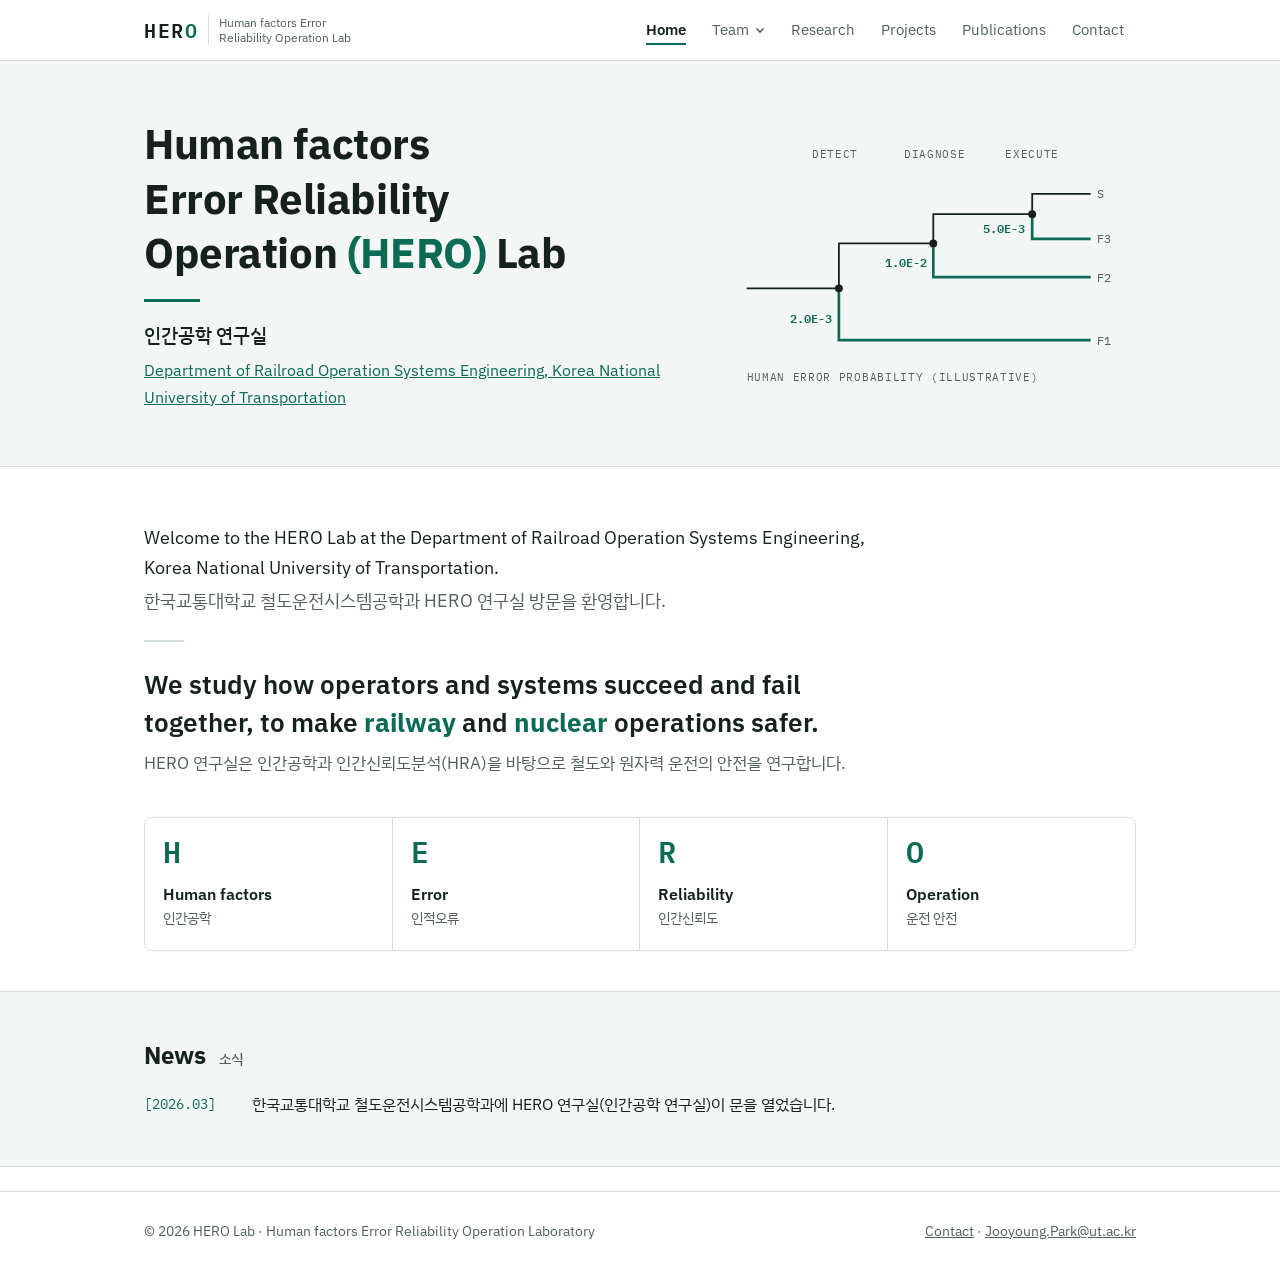
<file: index.html>
<!DOCTYPE html>
<html lang="en">
<head>
<meta charset="utf-8">
<meta name="viewport" content="width=device-width, initial-scale=1">
<title>HERO Lab</title>
<meta name="description" content="HERO Lab (Human factors Error Reliability Operation Laboratory), Korea National University of Transportation: human reliability analysis, human factors and operational safety for railway and nuclear systems.">
<link rel="preconnect" href="https://fonts.googleapis.com"><link rel="preconnect" href="https://fonts.gstatic.com" crossorigin><link href="https://fonts.googleapis.com/css2?family=IBM+Plex+Mono:wght@400;600&family=IBM+Plex+Sans:wght@400;500;600;700&family=IBM+Plex+Sans+KR:wght@400;500;600;700&display=swap" rel="stylesheet">
<link rel="stylesheet" href="assets/style.css">
</head>
<body>
<a class="skip" href="#main">Skip to content</a>
<header class="topbar">
  <div class="wrap">
    <a class="brand" href="index.html" aria-label="HERO Lab home">
      <span class="brand-mark">HER<i>O</i></span>
      <span class="brand-sub">Human factors Error<br>Reliability Operation Lab</span>
    </a>
    <button class="nav-toggle" type="button" aria-expanded="false" aria-controls="site-nav"><span class="bars" aria-hidden="true"></span>Menu</button>
    <nav class="menu" id="site-nav" aria-label="Main">
      <ul>
        <li><a href="index.html" aria-current="page">Home</a></li>
        <li class="has-sub">
          <button class="sub-toggle" type="button" aria-expanded="false" aria-controls="sub-team"><span class="lbl">Team</span><svg class="chev" viewBox="0 0 10 10" aria-hidden="true"><path d="M1.5 3.5 5 7l3.5-3.5" fill="none" stroke="currentColor" stroke-width="1.6"/></svg></button>
          <ul class="sub" id="sub-team">
            <li><a href="professor.html">Professor</a></li>
            <li><a href="members.html">Members</a></li>
          </ul>
        </li>
        <li><a href="research.html">Research</a></li>
        <li><a href="projects.html">Projects</a></li>
        <li><a href="publications.html">Publications</a></li>
        <li><a href="contact.html">Contact</a></li>
      </ul>
    </nav>
  </div>
</header>
<main id="main">
<section class="banner">
  <div class="wrap">
    <div>
      <h1>Human factors Error Reliability Operation <span class="abbr">(HERO)</span> Lab</h1>
      <hr class="banner-rule">
      <p class="banner-ko" lang="ko">인간공학 연구실</p>
      <p class="banner-sub"><a href="https://www.ut.ac.kr">Department of Railroad Operation Systems Engineering, Korea National University of Transportation</a></p>
    </div>
    <svg class="banner-art" viewBox="0 0 360 220" role="img" aria-label="Illustration: an HRA event tree with detection, diagnosis and execution branches">
  <text class="et-head" x="72" y="16">DETECT</text>
  <text class="et-head" x="154" y="16">DIAGNOSE</text>
  <text class="et-head" x="244" y="16">EXECUTE</text>
  <path class="et-line" d="M14 132 H96 L96 92 H180 L180 66 H268 L268 48 H320"/>
  <path class="et-fail" d="M96 132 L96 178 H320"/>
  <path class="et-fail" d="M180 92 L180 122 H320"/>
  <path class="et-fail" d="M268 66 L268 88 H320"/>
  <circle cx="96" cy="132" r="3.5" fill="var(--ink)"/>
  <circle cx="180" cy="92" r="3.5" fill="var(--ink)"/>
  <circle cx="268" cy="66" r="3.5" fill="var(--ink)"/>
  <text class="et-txt" x="326" y="52">S</text>
  <text class="et-txt" x="326" y="92">F3</text>
  <text class="et-txt" x="326" y="126">F2</text>
  <text class="et-txt" x="326" y="182">F1</text>
  <text class="et-hep" x="262" y="83" text-anchor="end">5.0E-3</text>
  <text class="et-hep" x="174" y="113" text-anchor="end">1.0E-2</text>
  <text class="et-hep" x="90" y="163" text-anchor="end">2.0E-3</text>
  <text class="et-head" x="14" y="214">HUMAN ERROR PROBABILITY (ILLUSTRATIVE)</text>
</svg>
  </div>
</section>

<section class="intro">
  <div class="wrap">
    <div class="lead">
      <p class="lead-welcome">Welcome to the HERO Lab at the Department of Railroad Operation Systems Engineering, Korea National University of Transportation.</p>
      <p class="lead-welcome" lang="ko">한국교통대학교 철도운전시스템공학과 HERO 연구실 방문을 환영합니다.</p>
      <hr class="lead-rule">
      <p class="lead-main">We study how operators and systems succeed and fail together, to make <b>railway</b> and <b>nuclear</b> operations safer.</p>
      <p class="lead-main-ko" lang="ko">HERO 연구실은 인간공학과 인간신뢰도분석(HRA)을 바탕으로 철도와 원자력 운전의 안전을 연구합니다.</p>
    </div>
    <ul class="hero-strip" aria-label="What HERO stands for">
      <li><span class="letter">H</span><span class="word">Human factors</span><span class="word-ko" lang="ko">인간공학</span></li>
      <li><span class="letter">E</span><span class="word">Error</span><span class="word-ko" lang="ko">인적오류</span></li>
      <li><span class="letter">R</span><span class="word">Reliability</span><span class="word-ko" lang="ko">인간신뢰도</span></li>
      <li><span class="letter">O</span><span class="word">Operation</span><span class="word-ko" lang="ko">운전 안전</span></li>
    </ul>
  </div>
</section>

<section id="news" class="band">
  <div class="wrap section">
    <div class="sec-head"><h2>News <span class="ko" lang="ko">소식</span></h2></div>
    <ul class="news" lang="ko">
      <li><span class="date">[2026.03]</span><span>한국교통대학교 철도운전시스템공학과에 HERO 연구실(인간공학 연구실)이 문을 열었습니다.</span></li>
    </ul>
  </div>
</section>
</main>
<footer class="footer">
  <div class="wrap">
    <span>&copy; 2026 HERO Lab &middot; Human factors Error Reliability Operation Laboratory</span>
    <span><a href="contact.html">Contact</a> &middot; <a href="mailto:Jooyoung.Park@ut.ac.kr">Jooyoung.Park@ut.ac.kr</a></span>
  </div>
</footer>
<script src="assets/site.js"></script>
</body>
</html>
</file>
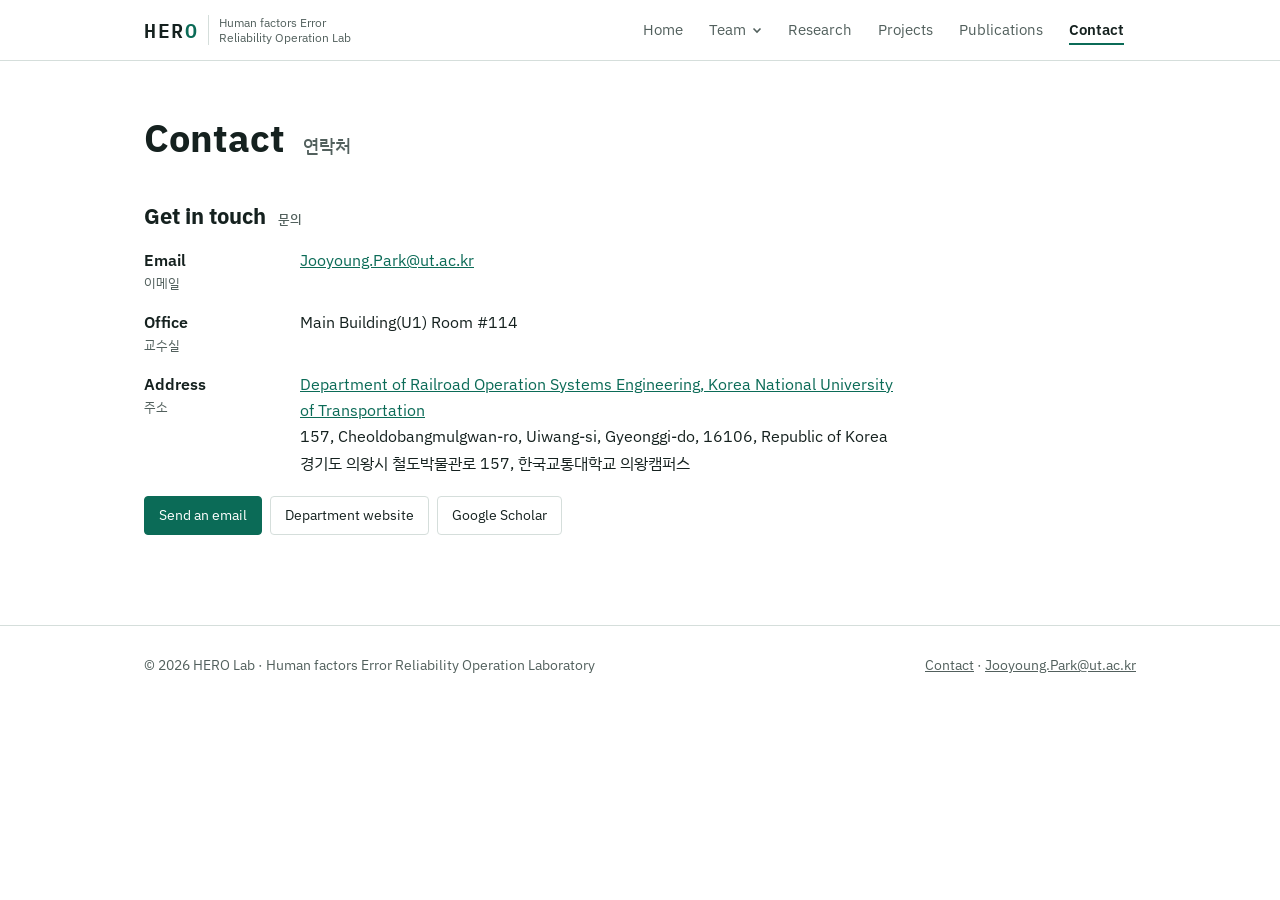
<file: contact.html>
<!DOCTYPE html>
<html lang="en">
<head>
<meta charset="utf-8">
<meta name="viewport" content="width=device-width, initial-scale=1">
<title>Contact · HERO Lab</title>
<meta name="description" content="HERO Lab (Human factors Error Reliability Operation Laboratory), Korea National University of Transportation: human reliability analysis, human factors and operational safety for railway and nuclear systems.">
<link rel="preconnect" href="https://fonts.googleapis.com"><link rel="preconnect" href="https://fonts.gstatic.com" crossorigin><link href="https://fonts.googleapis.com/css2?family=IBM+Plex+Mono:wght@400;600&family=IBM+Plex+Sans:wght@400;500;600;700&family=IBM+Plex+Sans+KR:wght@400;500;600;700&display=swap" rel="stylesheet">
<link rel="stylesheet" href="assets/style.css">
</head>
<body>
<a class="skip" href="#main">Skip to content</a>
<header class="topbar">
  <div class="wrap">
    <a class="brand" href="index.html" aria-label="HERO Lab home">
      <span class="brand-mark">HER<i>O</i></span>
      <span class="brand-sub">Human factors Error<br>Reliability Operation Lab</span>
    </a>
    <button class="nav-toggle" type="button" aria-expanded="false" aria-controls="site-nav"><span class="bars" aria-hidden="true"></span>Menu</button>
    <nav class="menu" id="site-nav" aria-label="Main">
      <ul>
        <li><a href="index.html">Home</a></li>
        <li class="has-sub">
          <button class="sub-toggle" type="button" aria-expanded="false" aria-controls="sub-team"><span class="lbl">Team</span><svg class="chev" viewBox="0 0 10 10" aria-hidden="true"><path d="M1.5 3.5 5 7l3.5-3.5" fill="none" stroke="currentColor" stroke-width="1.6"/></svg></button>
          <ul class="sub" id="sub-team">
            <li><a href="professor.html">Professor</a></li>
            <li><a href="members.html">Members</a></li>
          </ul>
        </li>
        <li><a href="research.html">Research</a></li>
        <li><a href="projects.html">Projects</a></li>
        <li><a href="publications.html">Publications</a></li>
        <li><a href="contact.html" aria-current="page">Contact</a></li>
      </ul>
    </nav>
  </div>
</header>
<main id="main">
<section class="page-head"><div class="wrap"><h1>Contact <span class="ko" lang="ko">연락처</span></h1></div></section>
<div class="wrap">
  <section class="block">
    <h2>Get in touch <span class="ko" lang="ko">문의</span></h2>
    <dl class="dl">
      <dt>Email <span class="ko" lang="ko">이메일</span></dt><dd><a href="mailto:Jooyoung.Park@ut.ac.kr">Jooyoung.Park@ut.ac.kr</a></dd>
      <dt>Office <span class="ko" lang="ko">교수실</span></dt><dd>Main Building(U1) Room #114</dd>
      <dt>Address <span class="ko" lang="ko">주소</span></dt><dd><a href="https://www.ut.ac.kr">Department of Railroad Operation Systems Engineering, Korea National University of Transportation</a><br>157, Cheoldobangmulgwan-ro, Uiwang-si, Gyeonggi-do, 16106, Republic of Korea<br><span lang="ko">경기도 의왕시 철도박물관로 157, 한국교통대학교 의왕캠퍼스</span></dd>
    </dl>
    <div class="links">
      <a class="btn primary" href="mailto:Jooyoung.Park@ut.ac.kr">Send an email</a>
      <a class="btn" href="https://www.ut.ac.kr">Department website</a>
      <a class="btn" href="https://scholar.google.com/citations?user=gR12mpUAAAAJ&amp;hl=ko">Google Scholar</a>
    </div>
  </section>
</div>
</main>
<footer class="footer">
  <div class="wrap">
    <span>&copy; 2026 HERO Lab &middot; Human factors Error Reliability Operation Laboratory</span>
    <span><a href="contact.html">Contact</a> &middot; <a href="mailto:Jooyoung.Park@ut.ac.kr">Jooyoung.Park@ut.ac.kr</a></span>
  </div>
</footer>
<script src="assets/site.js"></script>
</body>
</html>
</file>
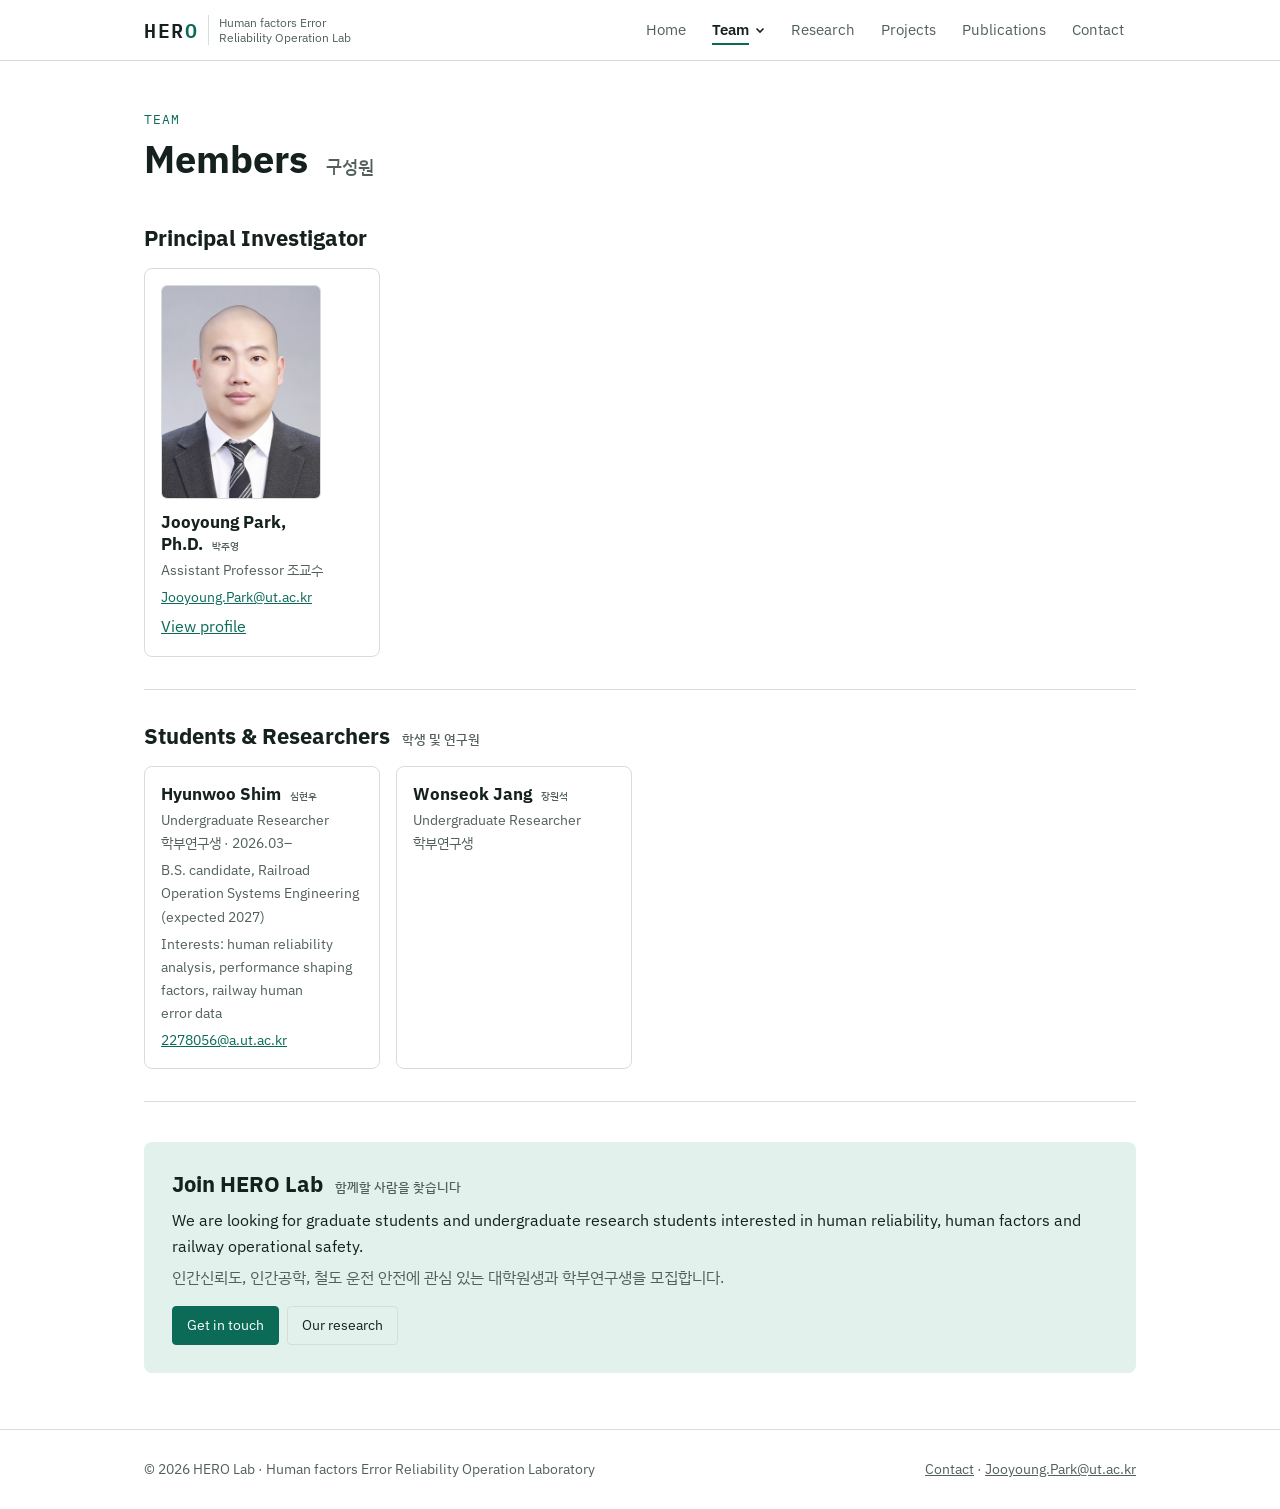
<file: members.html>
<!DOCTYPE html>
<html lang="en">
<head>
<meta charset="utf-8">
<meta name="viewport" content="width=device-width, initial-scale=1">
<title>Members · HERO Lab</title>
<meta name="description" content="HERO Lab (Human factors Error Reliability Operation Laboratory), Korea National University of Transportation: human reliability analysis, human factors and operational safety for railway and nuclear systems.">
<link rel="preconnect" href="https://fonts.googleapis.com"><link rel="preconnect" href="https://fonts.gstatic.com" crossorigin><link href="https://fonts.googleapis.com/css2?family=IBM+Plex+Mono:wght@400;600&family=IBM+Plex+Sans:wght@400;500;600;700&family=IBM+Plex+Sans+KR:wght@400;500;600;700&display=swap" rel="stylesheet">
<link rel="stylesheet" href="assets/style.css">
</head>
<body>
<a class="skip" href="#main">Skip to content</a>
<header class="topbar">
  <div class="wrap">
    <a class="brand" href="index.html" aria-label="HERO Lab home">
      <span class="brand-mark">HER<i>O</i></span>
      <span class="brand-sub">Human factors Error<br>Reliability Operation Lab</span>
    </a>
    <button class="nav-toggle" type="button" aria-expanded="false" aria-controls="site-nav"><span class="bars" aria-hidden="true"></span>Menu</button>
    <nav class="menu" id="site-nav" aria-label="Main">
      <ul>
        <li><a href="index.html">Home</a></li>
        <li class="has-sub current">
          <button class="sub-toggle" type="button" aria-expanded="false" aria-controls="sub-team"><span class="lbl">Team</span><svg class="chev" viewBox="0 0 10 10" aria-hidden="true"><path d="M1.5 3.5 5 7l3.5-3.5" fill="none" stroke="currentColor" stroke-width="1.6"/></svg></button>
          <ul class="sub" id="sub-team">
            <li><a href="professor.html">Professor</a></li>
            <li><a href="members.html" aria-current="page">Members</a></li>
          </ul>
        </li>
        <li><a href="research.html">Research</a></li>
        <li><a href="projects.html">Projects</a></li>
        <li><a href="publications.html">Publications</a></li>
        <li><a href="contact.html">Contact</a></li>
      </ul>
    </nav>
  </div>
</header>
<main id="main">
<section class="page-head"><div class="wrap"><p class="eyebrow">Team</p><h1>Members <span class="ko" lang="ko">구성원</span></h1></div></section>
<div class="wrap">
  <section class="block">
    <h2>Principal Investigator</h2>
    <div class="people">
      <article class="person">
        <img class="photo-img" src="assets/img/professor.jpg" alt="Jooyoung Park" width="354" height="472">
        <h3>Jooyoung Park, Ph.D. <span class="ko" lang="ko">박주영</span></h3>
        <p class="role">Assistant Professor <span lang="ko">조교수</span></p>
        <p class="role"><a href="mailto:Jooyoung.Park@ut.ac.kr">Jooyoung.Park@ut.ac.kr</a></p>
        <a href="professor.html">View profile</a>
      </article>
    </div>
  </section>
  <section class="block">
    <h2>Students &amp; Researchers <span class="ko" lang="ko">학생 및 연구원</span></h2>
    <div class="people">
      <article class="person">
        <h3>Hyunwoo Shim <span class="ko" lang="ko">심현우</span></h3>
        <p class="role">Undergraduate Researcher <span lang="ko">학부연구생</span> &middot; 2026.03&ndash;</p>
        <p class="role">B.S. candidate, Railroad Operation Systems Engineering (expected 2027)</p>
        <p class="role">Interests: human reliability analysis, performance shaping factors, railway human error data</p>
        <p class="role"><a href="mailto:2278056@a.ut.ac.kr">2278056@a.ut.ac.kr</a></p>
      </article>
      <article class="person">
        <h3>Wonseok Jang <span class="ko" lang="ko">장원석</span></h3>
        <p class="role">Undergraduate Researcher <span lang="ko">학부연구생</span></p>
      </article>
    </div>
  </section>
  <section class="block">
    <div class="join">
      <h2>Join HERO Lab <span class="ko" lang="ko">함께할 사람을 찾습니다</span></h2>
      <p>We are looking for graduate students and undergraduate research students interested in human reliability, human factors and railway operational safety.</p>
      <p class="ko-line" lang="ko">인간신뢰도, 인간공학, 철도 운전 안전에 관심 있는 대학원생과 학부연구생을 모집합니다.</p>
      <div class="links">
        <a class="btn primary" href="contact.html">Get in touch</a>
        <a class="btn" href="research.html">Our research</a>
      </div>
    </div>
  </section>
</div>
</main>
<footer class="footer">
  <div class="wrap">
    <span>&copy; 2026 HERO Lab &middot; Human factors Error Reliability Operation Laboratory</span>
    <span><a href="contact.html">Contact</a> &middot; <a href="mailto:Jooyoung.Park@ut.ac.kr">Jooyoung.Park@ut.ac.kr</a></span>
  </div>
</footer>
<script src="assets/site.js"></script>
</body>
</html>
</file>
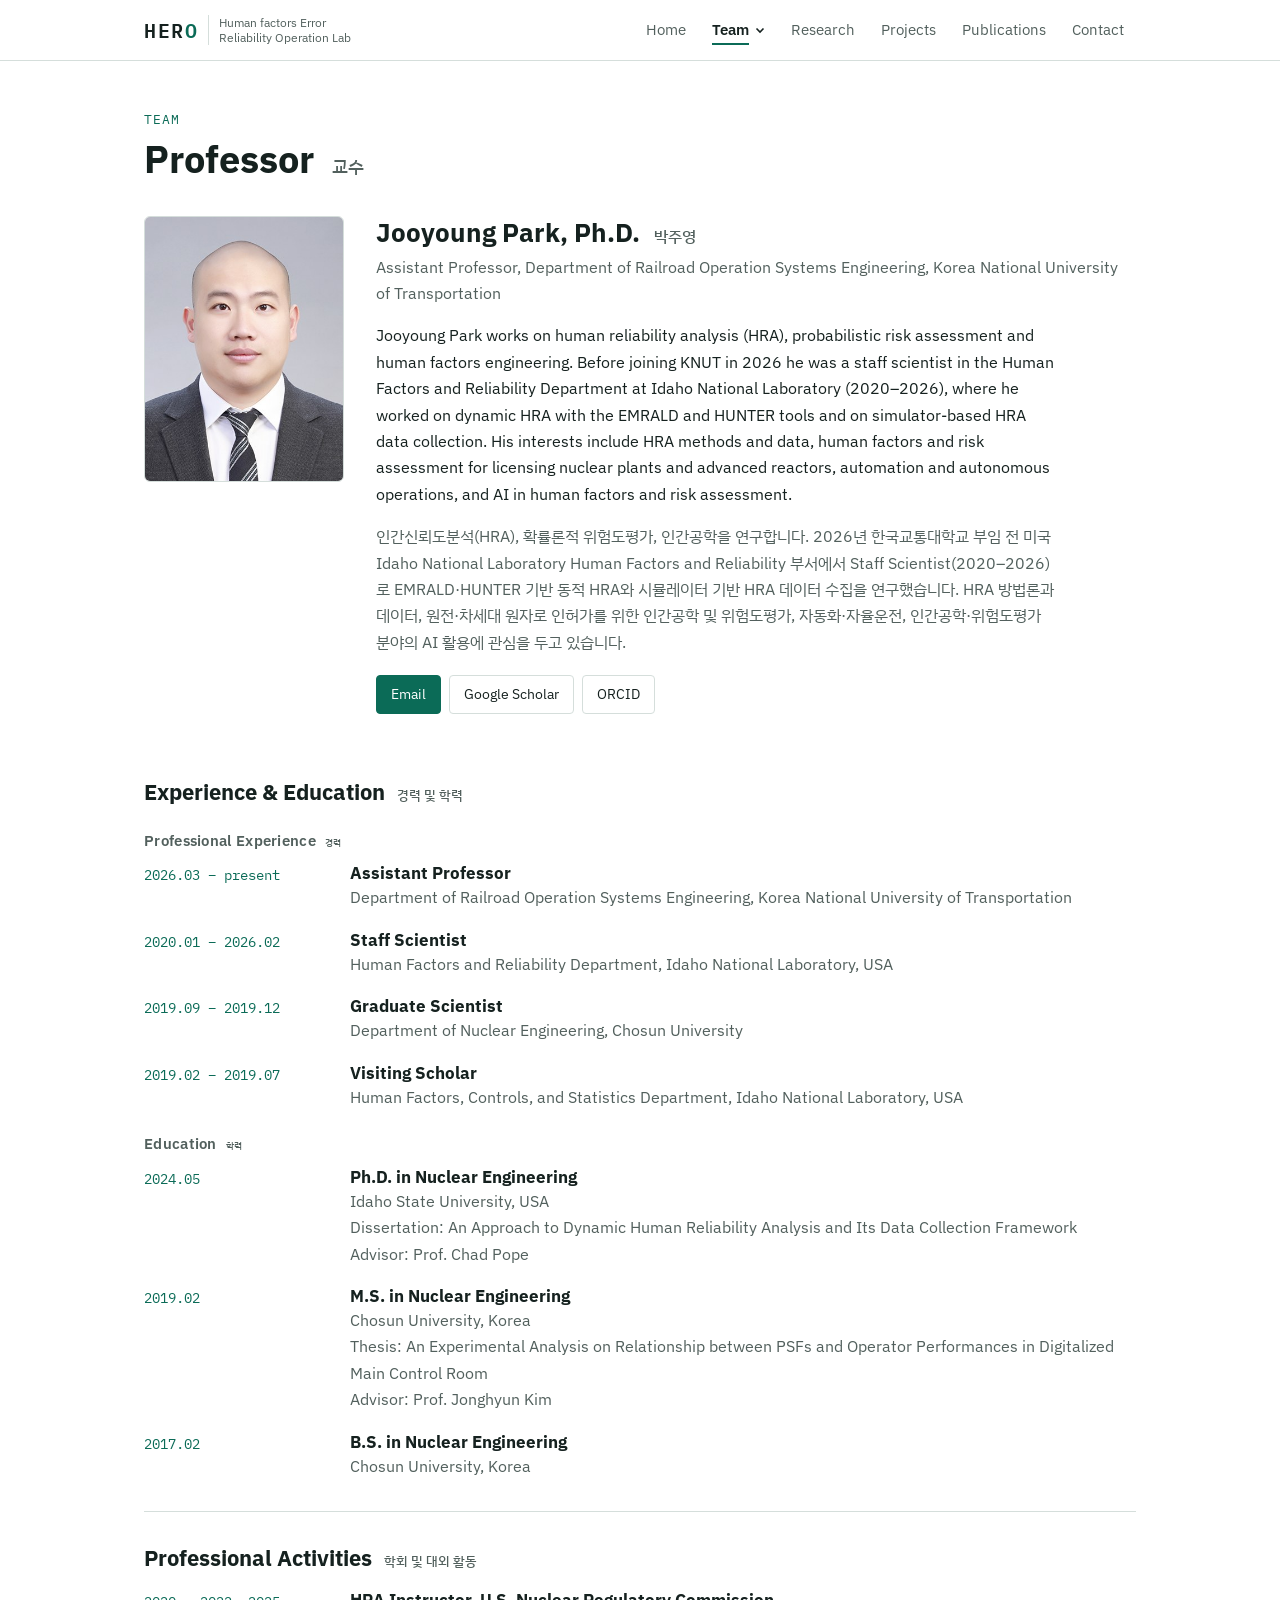
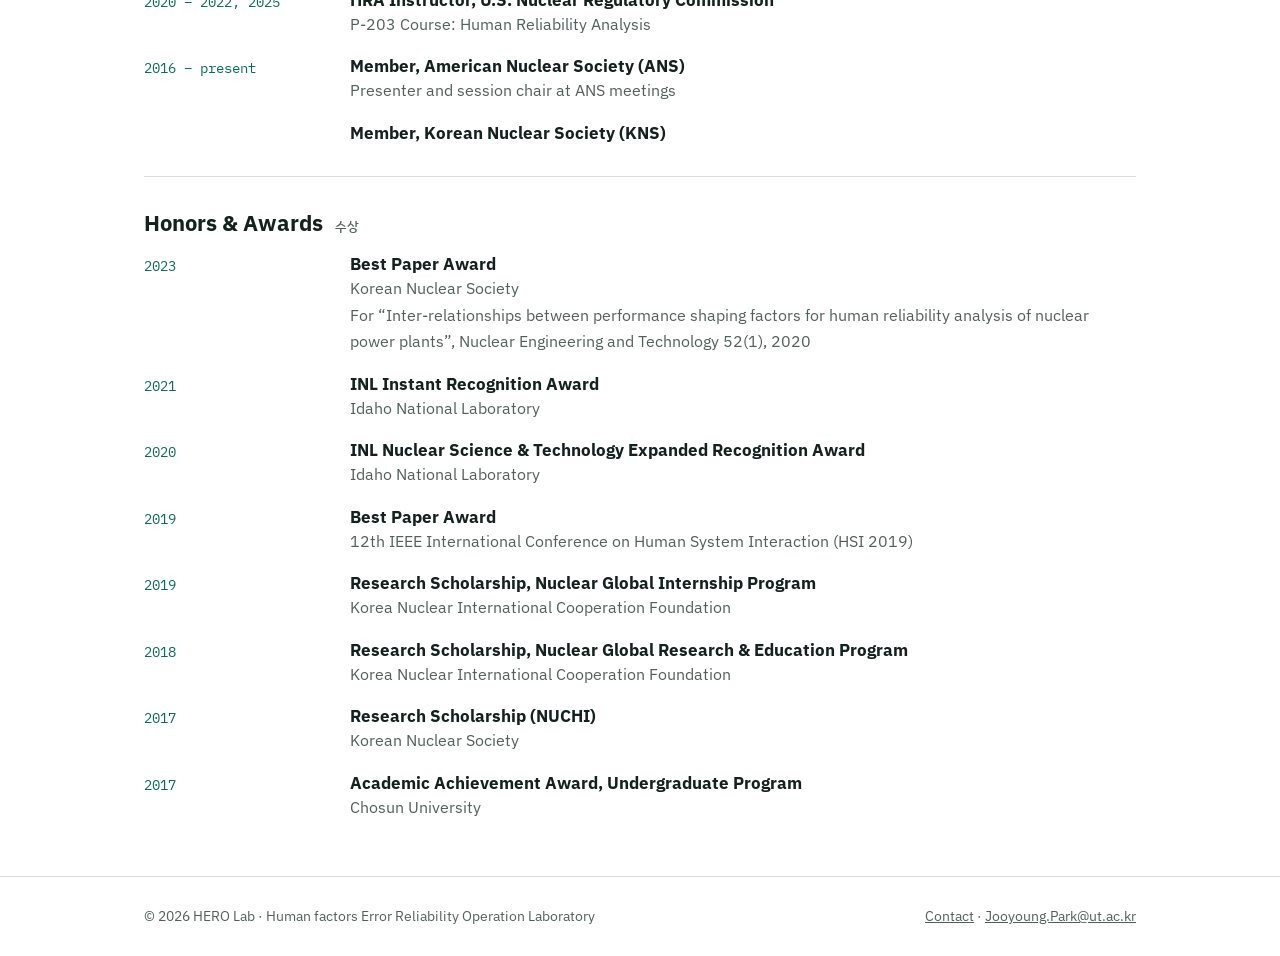
<file: professor.html>
<!DOCTYPE html>
<html lang="en">
<head>
<meta charset="utf-8">
<meta name="viewport" content="width=device-width, initial-scale=1">
<title>Professor · HERO Lab</title>
<meta name="description" content="HERO Lab (Human factors Error Reliability Operation Laboratory), Korea National University of Transportation: human reliability analysis, human factors and operational safety for railway and nuclear systems.">
<link rel="preconnect" href="https://fonts.googleapis.com"><link rel="preconnect" href="https://fonts.gstatic.com" crossorigin><link href="https://fonts.googleapis.com/css2?family=IBM+Plex+Mono:wght@400;600&family=IBM+Plex+Sans:wght@400;500;600;700&family=IBM+Plex+Sans+KR:wght@400;500;600;700&display=swap" rel="stylesheet">
<link rel="stylesheet" href="assets/style.css">
</head>
<body>
<a class="skip" href="#main">Skip to content</a>
<header class="topbar">
  <div class="wrap">
    <a class="brand" href="index.html" aria-label="HERO Lab home">
      <span class="brand-mark">HER<i>O</i></span>
      <span class="brand-sub">Human factors Error<br>Reliability Operation Lab</span>
    </a>
    <button class="nav-toggle" type="button" aria-expanded="false" aria-controls="site-nav"><span class="bars" aria-hidden="true"></span>Menu</button>
    <nav class="menu" id="site-nav" aria-label="Main">
      <ul>
        <li><a href="index.html">Home</a></li>
        <li class="has-sub current">
          <button class="sub-toggle" type="button" aria-expanded="false" aria-controls="sub-team"><span class="lbl">Team</span><svg class="chev" viewBox="0 0 10 10" aria-hidden="true"><path d="M1.5 3.5 5 7l3.5-3.5" fill="none" stroke="currentColor" stroke-width="1.6"/></svg></button>
          <ul class="sub" id="sub-team">
            <li><a href="professor.html" aria-current="page">Professor</a></li>
            <li><a href="members.html">Members</a></li>
          </ul>
        </li>
        <li><a href="research.html">Research</a></li>
        <li><a href="projects.html">Projects</a></li>
        <li><a href="publications.html">Publications</a></li>
        <li><a href="contact.html">Contact</a></li>
      </ul>
    </nav>
  </div>
</header>
<main id="main">
<section class="page-head"><div class="wrap"><p class="eyebrow">Team</p><h1>Professor <span class="ko" lang="ko">교수</span></h1></div></section>
<div class="wrap">
  <section class="profile">
    <img class="photo-img" src="assets/img/professor.jpg" alt="Jooyoung Park" width="354" height="472">
    <div>
      <h2>Jooyoung Park, Ph.D. <span class="ko" lang="ko">박주영</span></h2>
      <p class="position">Assistant Professor, Department of Railroad Operation Systems Engineering, Korea National University of Transportation</p>
      <p class="bio">Jooyoung Park works on human reliability analysis (HRA), probabilistic risk assessment and human factors engineering. Before joining KNUT in 2026 he was a staff scientist in the Human Factors and Reliability Department at Idaho National Laboratory (2020&ndash;2026), where he worked on dynamic HRA with the EMRALD and HUNTER tools and on simulator-based HRA data collection. His interests include HRA methods and data, human factors and risk assessment for licensing nuclear plants and advanced reactors, automation and autonomous operations, and AI in human factors and risk assessment.</p>
      <p class="bio ko-line" lang="ko">인간신뢰도분석(HRA), 확률론적 위험도평가, 인간공학을 연구합니다. 2026년 한국교통대학교 부임 전 미국 Idaho National Laboratory Human Factors and Reliability 부서에서 Staff Scientist(2020&ndash;2026)로 EMRALD·HUNTER 기반 동적 HRA와 시뮬레이터 기반 HRA 데이터 수집을 연구했습니다. HRA 방법론과 데이터, 원전·차세대 원자로 인허가를 위한 인간공학 및 위험도평가, 자동화·자율운전, 인간공학·위험도평가 분야의 AI 활용에 관심을 두고 있습니다.</p>
      <div class="links">
        <a class="btn primary" href="mailto:Jooyoung.Park@ut.ac.kr">Email</a>
        <a class="btn" href="https://scholar.google.com/citations?user=gR12mpUAAAAJ&amp;hl=ko">Google Scholar</a>
        <a class="btn" href="https://orcid.org/0000-0003-4211-0884">ORCID</a>
      </div>
    </div>
  </section>

  <section class="block">
    <h2>Experience &amp; Education <span class="ko" lang="ko">경력 및 학력</span></h2>
    <h3 class="sub-h">Professional Experience <span class="ko" lang="ko">경력</span></h3>
    <ul class="timeline">
      <li><span class="date">2026.03 &ndash; present</span><div><h3>Assistant Professor</h3><p class="org">Department of Railroad Operation Systems Engineering, Korea National University of Transportation</p></div></li>
      <li><span class="date">2020.01 &ndash; 2026.02</span><div><h3>Staff Scientist</h3><p class="org">Human Factors and Reliability Department, Idaho National Laboratory, USA</p></div></li>
      <li><span class="date">2019.09 &ndash; 2019.12</span><div><h3>Graduate Scientist</h3><p class="org">Department of Nuclear Engineering, Chosun University</p></div></li>
      <li><span class="date">2019.02 &ndash; 2019.07</span><div><h3>Visiting Scholar</h3><p class="org">Human Factors, Controls, and Statistics Department, Idaho National Laboratory, USA</p></div></li>
    </ul>
    <h3 class="sub-h">Education <span class="ko" lang="ko">학력</span></h3>
    <ul class="timeline">
      <li><span class="date">2024.05</span><div><h3>Ph.D. in Nuclear Engineering</h3><p class="org">Idaho State University, USA</p><p class="org">Dissertation: An Approach to Dynamic Human Reliability Analysis and Its Data Collection Framework<br>Advisor: Prof. Chad Pope</p></div></li>
      <li><span class="date">2019.02</span><div><h3>M.S. in Nuclear Engineering</h3><p class="org">Chosun University, Korea</p><p class="org">Thesis: An Experimental Analysis on Relationship between PSFs and Operator Performances in Digitalized Main Control Room<br>Advisor: Prof. Jonghyun Kim</p></div></li>
      <li><span class="date">2017.02</span><div><h3>B.S. in Nuclear Engineering</h3><p class="org">Chosun University, Korea</p></div></li>
    </ul>
  </section>

  <section class="block">
    <h2>Professional Activities <span class="ko" lang="ko">학회 및 대외 활동</span></h2>
    <ul class="timeline">
      <li><span class="date">2020 &ndash; 2022, 2025</span><div><h3>HRA Instructor, U.S. Nuclear Regulatory Commission</h3><p class="org">P-203 Course: Human Reliability Analysis</p></div></li>
      <li><span class="date">2016 &ndash; present</span><div><h3>Member, American Nuclear Society (ANS)</h3><p class="org">Presenter and session chair at ANS meetings</p></div></li>
      <li><span class="date"></span><div><h3>Member, Korean Nuclear Society (KNS)</h3><p class="org"></p></div></li>
    </ul>
  </section>

  <section class="block">
    <h2>Honors &amp; Awards <span class="ko" lang="ko">수상</span></h2>
    <ul class="timeline">
      <li><span class="date">2023</span><div><h3>Best Paper Award</h3><p class="org">Korean Nuclear Society</p><p class="org">For &ldquo;Inter-relationships between performance shaping factors for human reliability analysis of nuclear power plants&rdquo;, Nuclear Engineering and Technology 52(1), 2020</p></div></li>
      <li><span class="date">2021</span><div><h3>INL Instant Recognition Award</h3><p class="org">Idaho National Laboratory</p></div></li>
      <li><span class="date">2020</span><div><h3>INL Nuclear Science &amp; Technology Expanded Recognition Award</h3><p class="org">Idaho National Laboratory</p></div></li>
      <li><span class="date">2019</span><div><h3>Best Paper Award</h3><p class="org">12th IEEE International Conference on Human System Interaction (HSI 2019)</p></div></li>
      <li><span class="date">2019</span><div><h3>Research Scholarship, Nuclear Global Internship Program</h3><p class="org">Korea Nuclear International Cooperation Foundation</p></div></li>
      <li><span class="date">2018</span><div><h3>Research Scholarship, Nuclear Global Research &amp; Education Program</h3><p class="org">Korea Nuclear International Cooperation Foundation</p></div></li>
      <li><span class="date">2017</span><div><h3>Research Scholarship (NUCHI)</h3><p class="org">Korean Nuclear Society</p></div></li>
      <li><span class="date">2017</span><div><h3>Academic Achievement Award, Undergraduate Program</h3><p class="org">Chosun University</p></div></li>
    </ul>
  </section>
</div>
</main>
<footer class="footer">
  <div class="wrap">
    <span>&copy; 2026 HERO Lab &middot; Human factors Error Reliability Operation Laboratory</span>
    <span><a href="contact.html">Contact</a> &middot; <a href="mailto:Jooyoung.Park@ut.ac.kr">Jooyoung.Park@ut.ac.kr</a></span>
  </div>
</footer>
<script src="assets/site.js"></script>
</body>
</html>
</file>
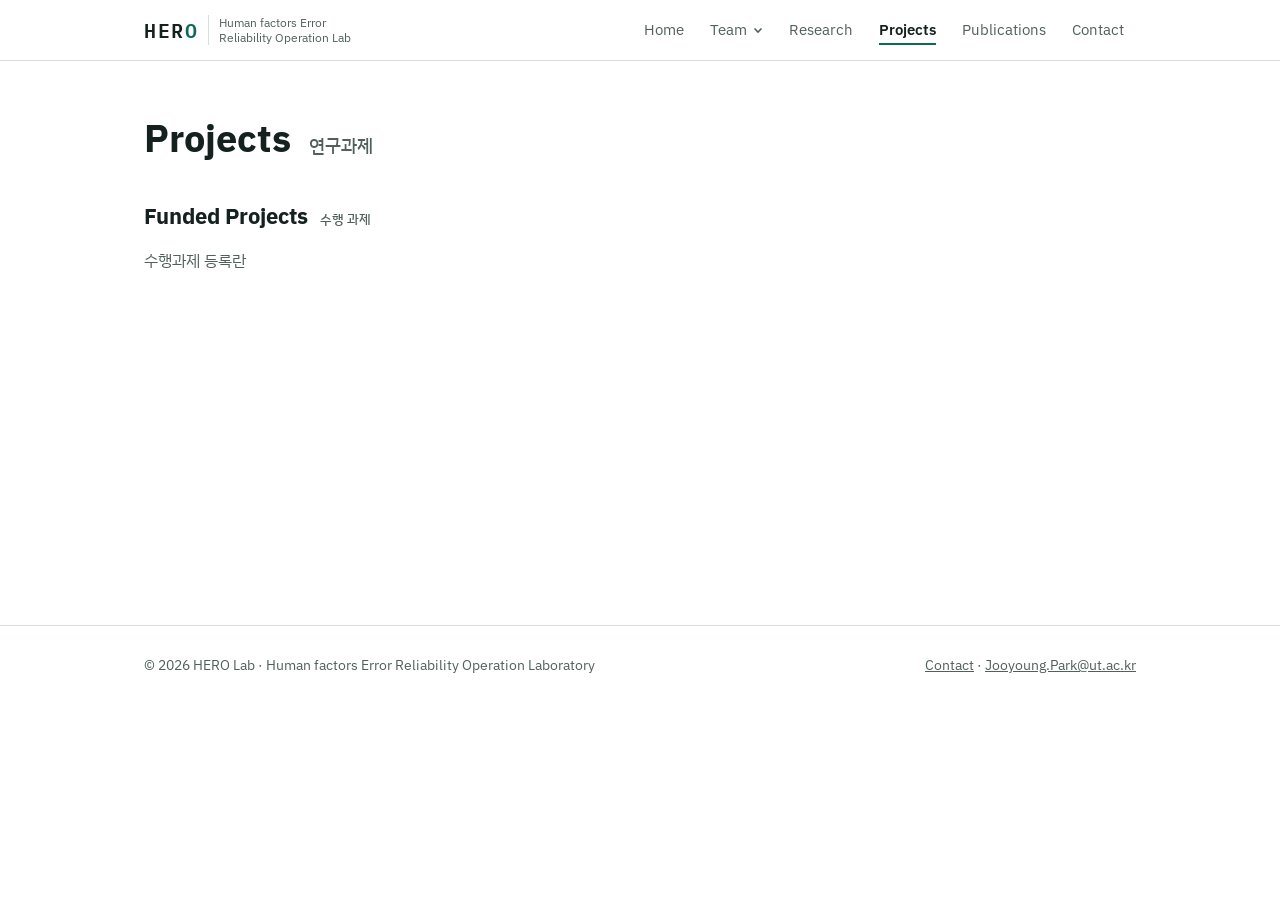
<file: projects.html>
<!DOCTYPE html>
<html lang="en">
<head>
<meta charset="utf-8">
<meta name="viewport" content="width=device-width, initial-scale=1">
<title>Projects · HERO Lab</title>
<meta name="description" content="HERO Lab (Human factors Error Reliability Operation Laboratory), Korea National University of Transportation: human reliability analysis, human factors and operational safety for railway and nuclear systems.">
<link rel="preconnect" href="https://fonts.googleapis.com"><link rel="preconnect" href="https://fonts.gstatic.com" crossorigin><link href="https://fonts.googleapis.com/css2?family=IBM+Plex+Mono:wght@400;600&family=IBM+Plex+Sans:wght@400;500;600;700&family=IBM+Plex+Sans+KR:wght@400;500;600;700&display=swap" rel="stylesheet">
<link rel="stylesheet" href="assets/style.css">
</head>
<body>
<a class="skip" href="#main">Skip to content</a>
<header class="topbar">
  <div class="wrap">
    <a class="brand" href="index.html" aria-label="HERO Lab home">
      <span class="brand-mark">HER<i>O</i></span>
      <span class="brand-sub">Human factors Error<br>Reliability Operation Lab</span>
    </a>
    <button class="nav-toggle" type="button" aria-expanded="false" aria-controls="site-nav"><span class="bars" aria-hidden="true"></span>Menu</button>
    <nav class="menu" id="site-nav" aria-label="Main">
      <ul>
        <li><a href="index.html">Home</a></li>
        <li class="has-sub">
          <button class="sub-toggle" type="button" aria-expanded="false" aria-controls="sub-team"><span class="lbl">Team</span><svg class="chev" viewBox="0 0 10 10" aria-hidden="true"><path d="M1.5 3.5 5 7l3.5-3.5" fill="none" stroke="currentColor" stroke-width="1.6"/></svg></button>
          <ul class="sub" id="sub-team">
            <li><a href="professor.html">Professor</a></li>
            <li><a href="members.html">Members</a></li>
          </ul>
        </li>
        <li><a href="research.html">Research</a></li>
        <li><a href="projects.html" aria-current="page">Projects</a></li>
        <li><a href="publications.html">Publications</a></li>
        <li><a href="contact.html">Contact</a></li>
      </ul>
    </nav>
  </div>
</header>
<main id="main">
<section class="page-head"><div class="wrap"><h1>Projects <span class="ko" lang="ko">연구과제</span></h1></div></section>
<div class="wrap">
  <section class="block">
    <h2>Funded Projects <span class="ko" lang="ko">수행 과제</span></h2>
    <p class="empty" lang="ko">수행과제 등록란</p>
  </section>
</div>
</main>
<footer class="footer">
  <div class="wrap">
    <span>&copy; 2026 HERO Lab &middot; Human factors Error Reliability Operation Laboratory</span>
    <span><a href="contact.html">Contact</a> &middot; <a href="mailto:Jooyoung.Park@ut.ac.kr">Jooyoung.Park@ut.ac.kr</a></span>
  </div>
</footer>
<script src="assets/site.js"></script>
</body>
</html>
</file>
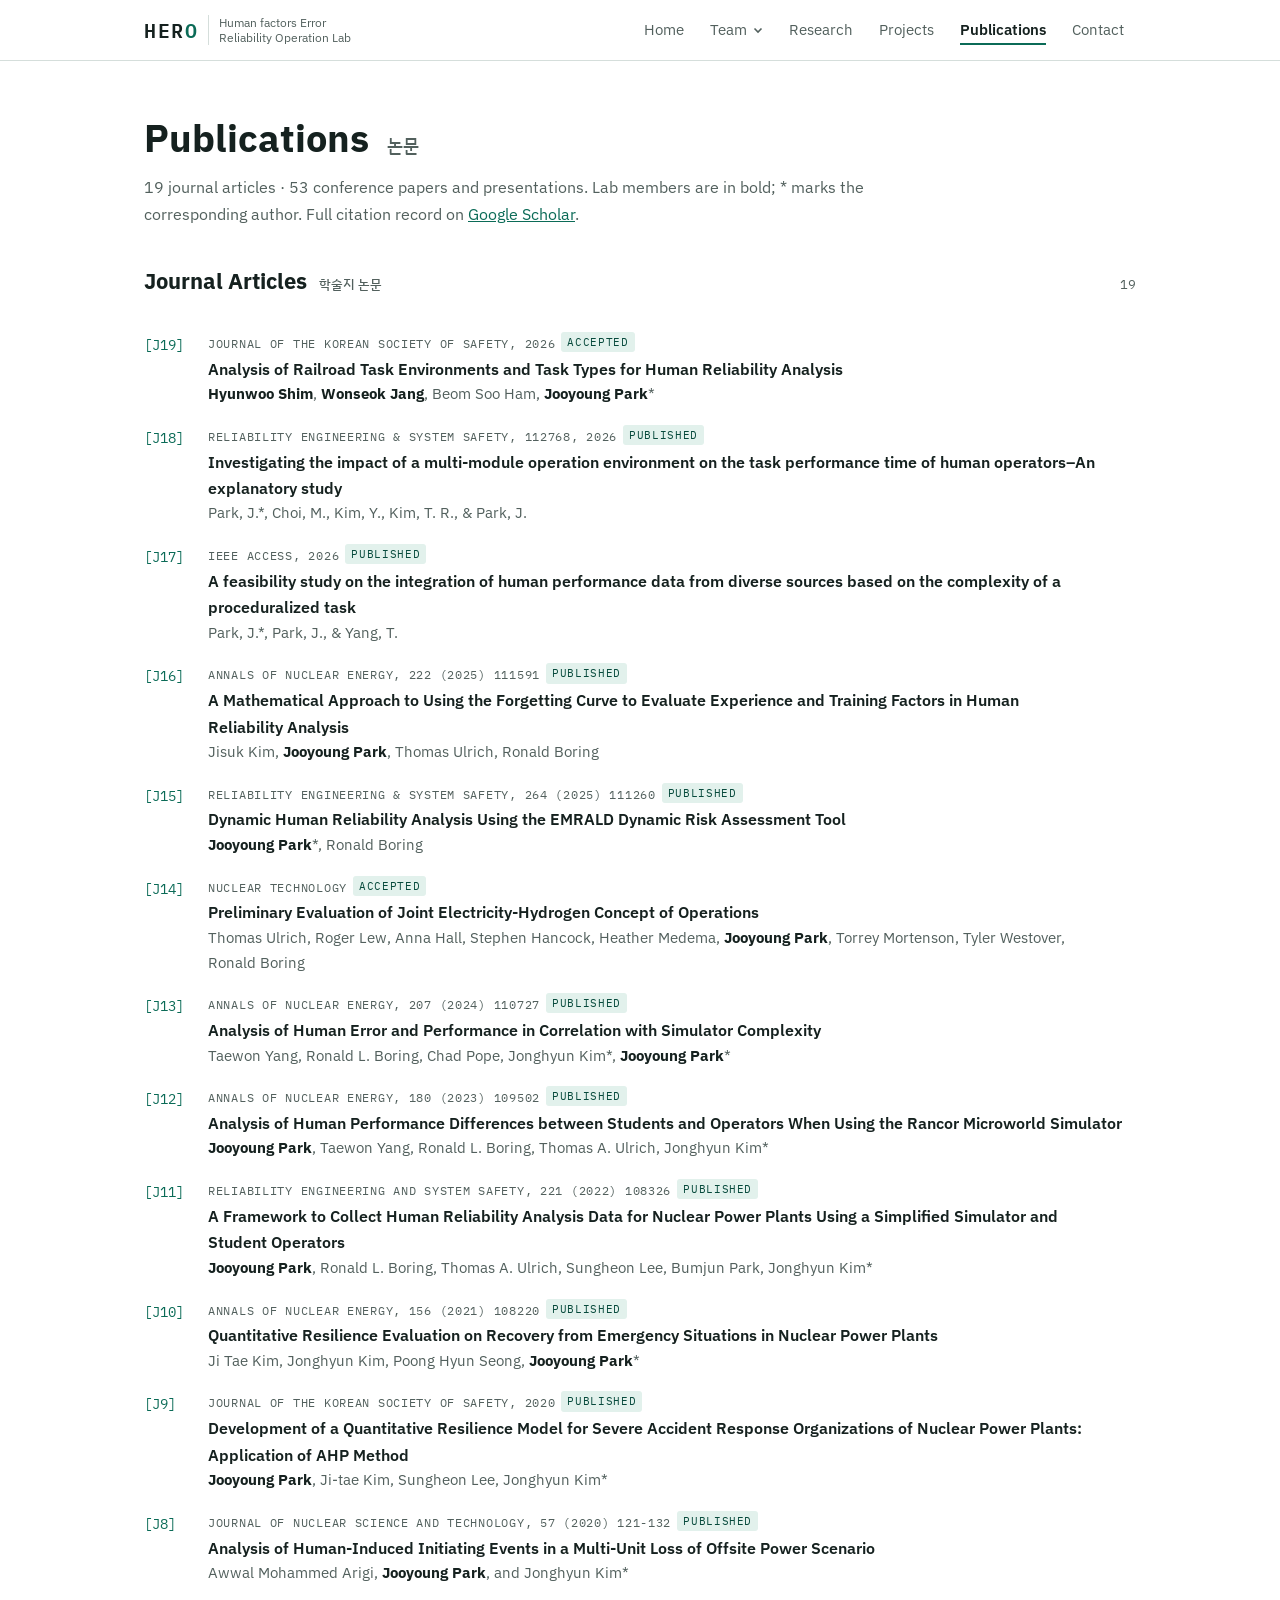
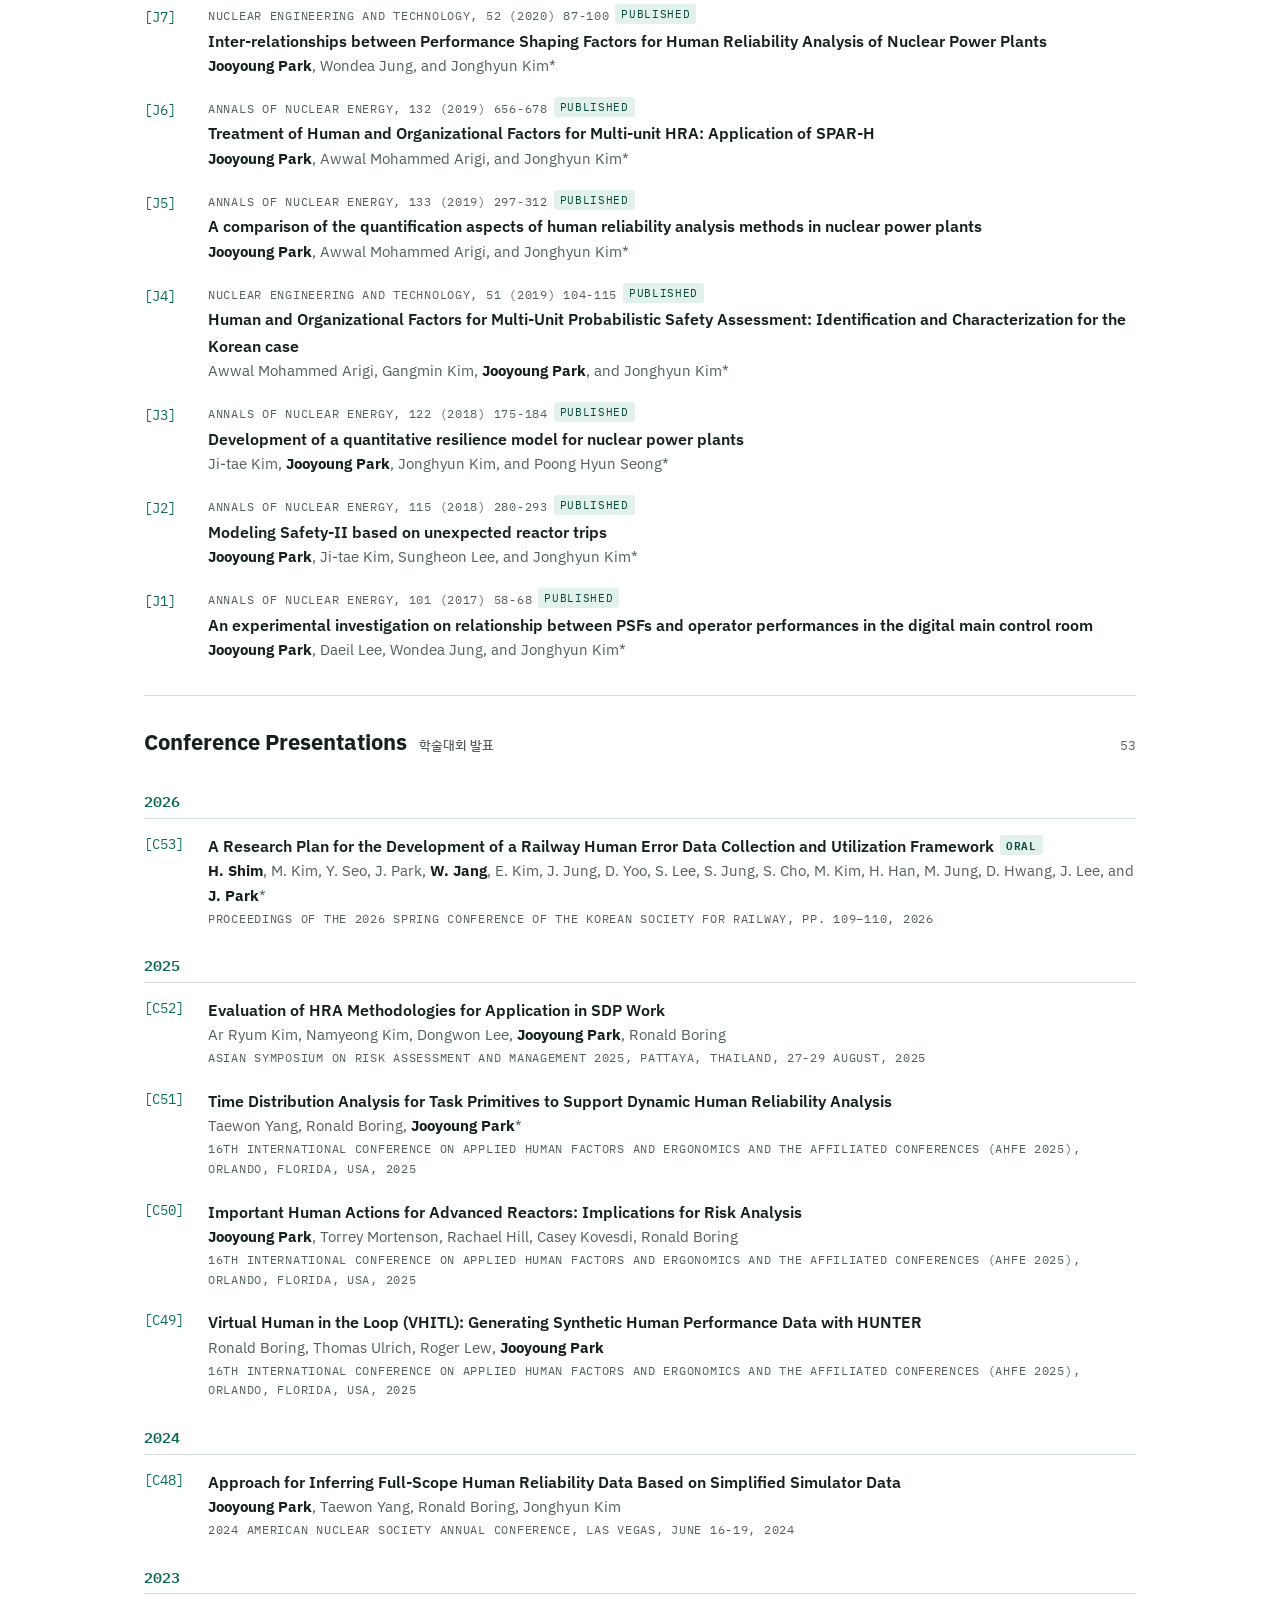
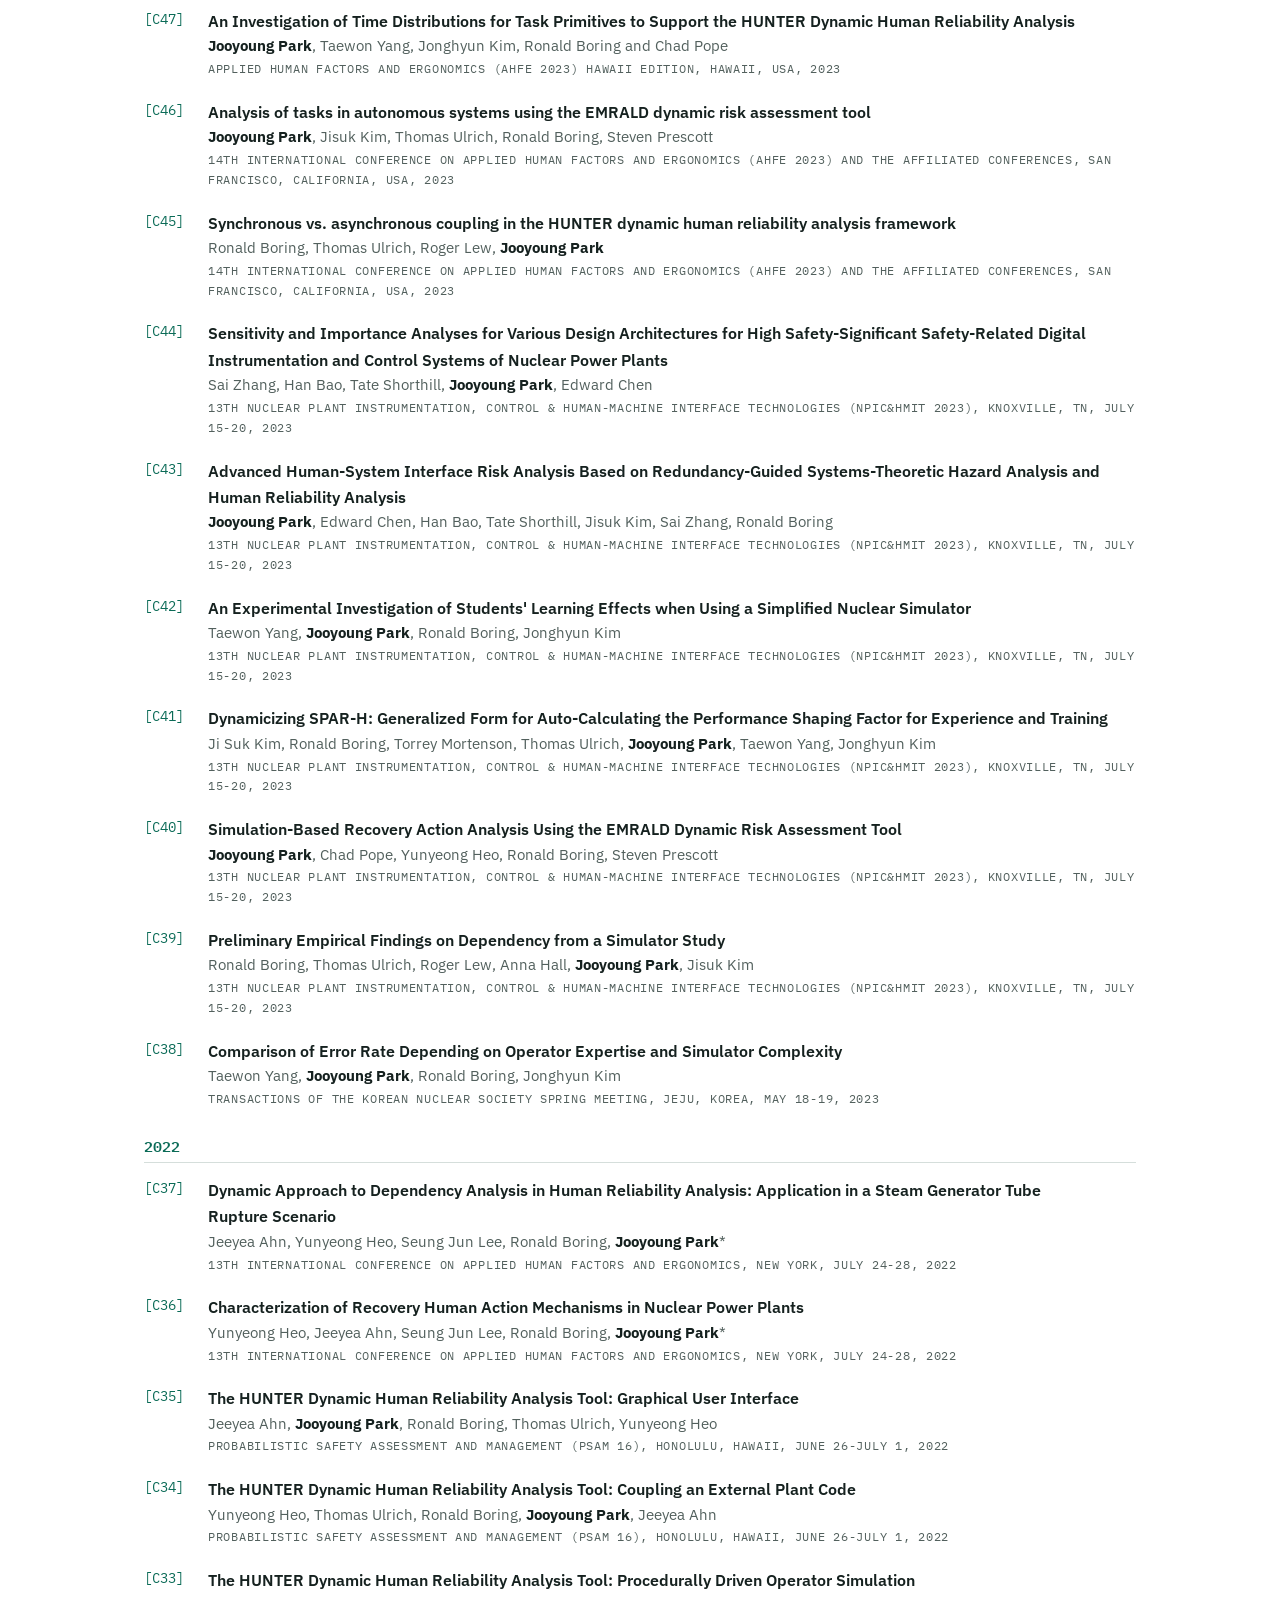
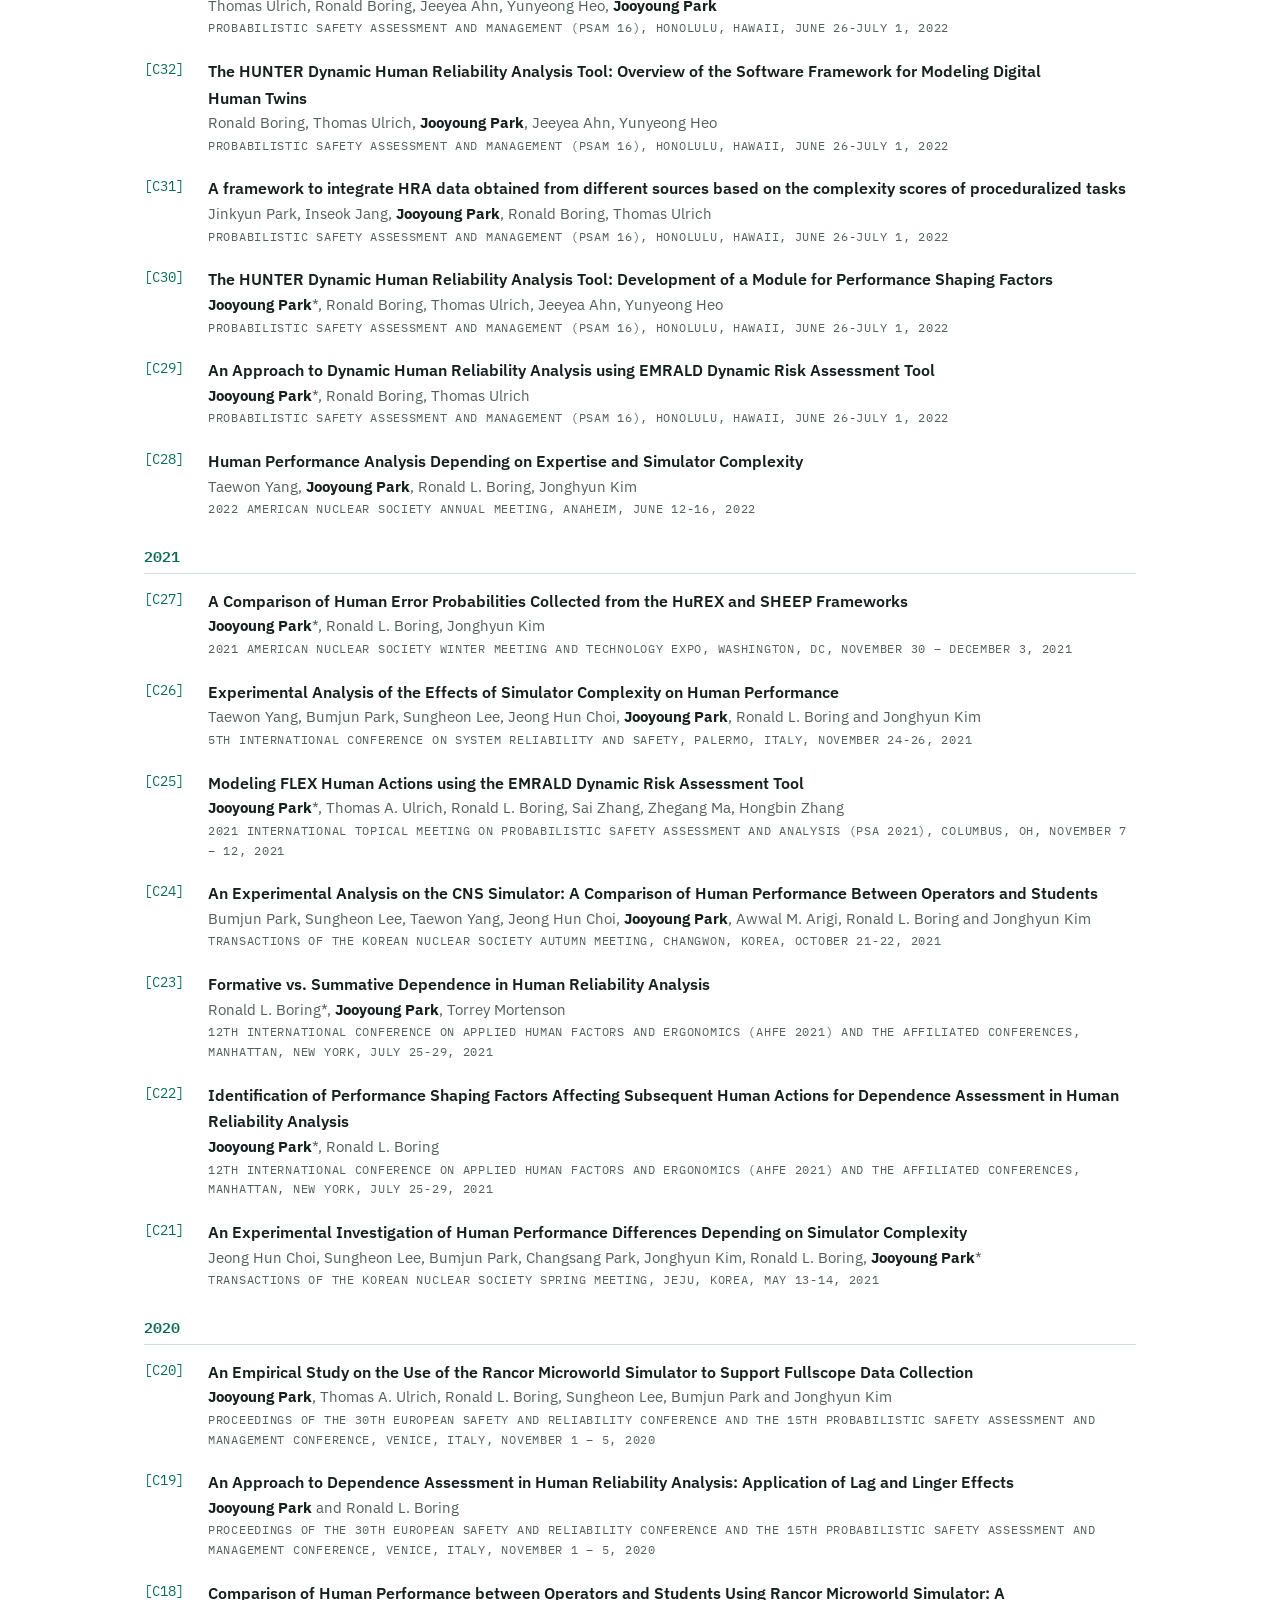
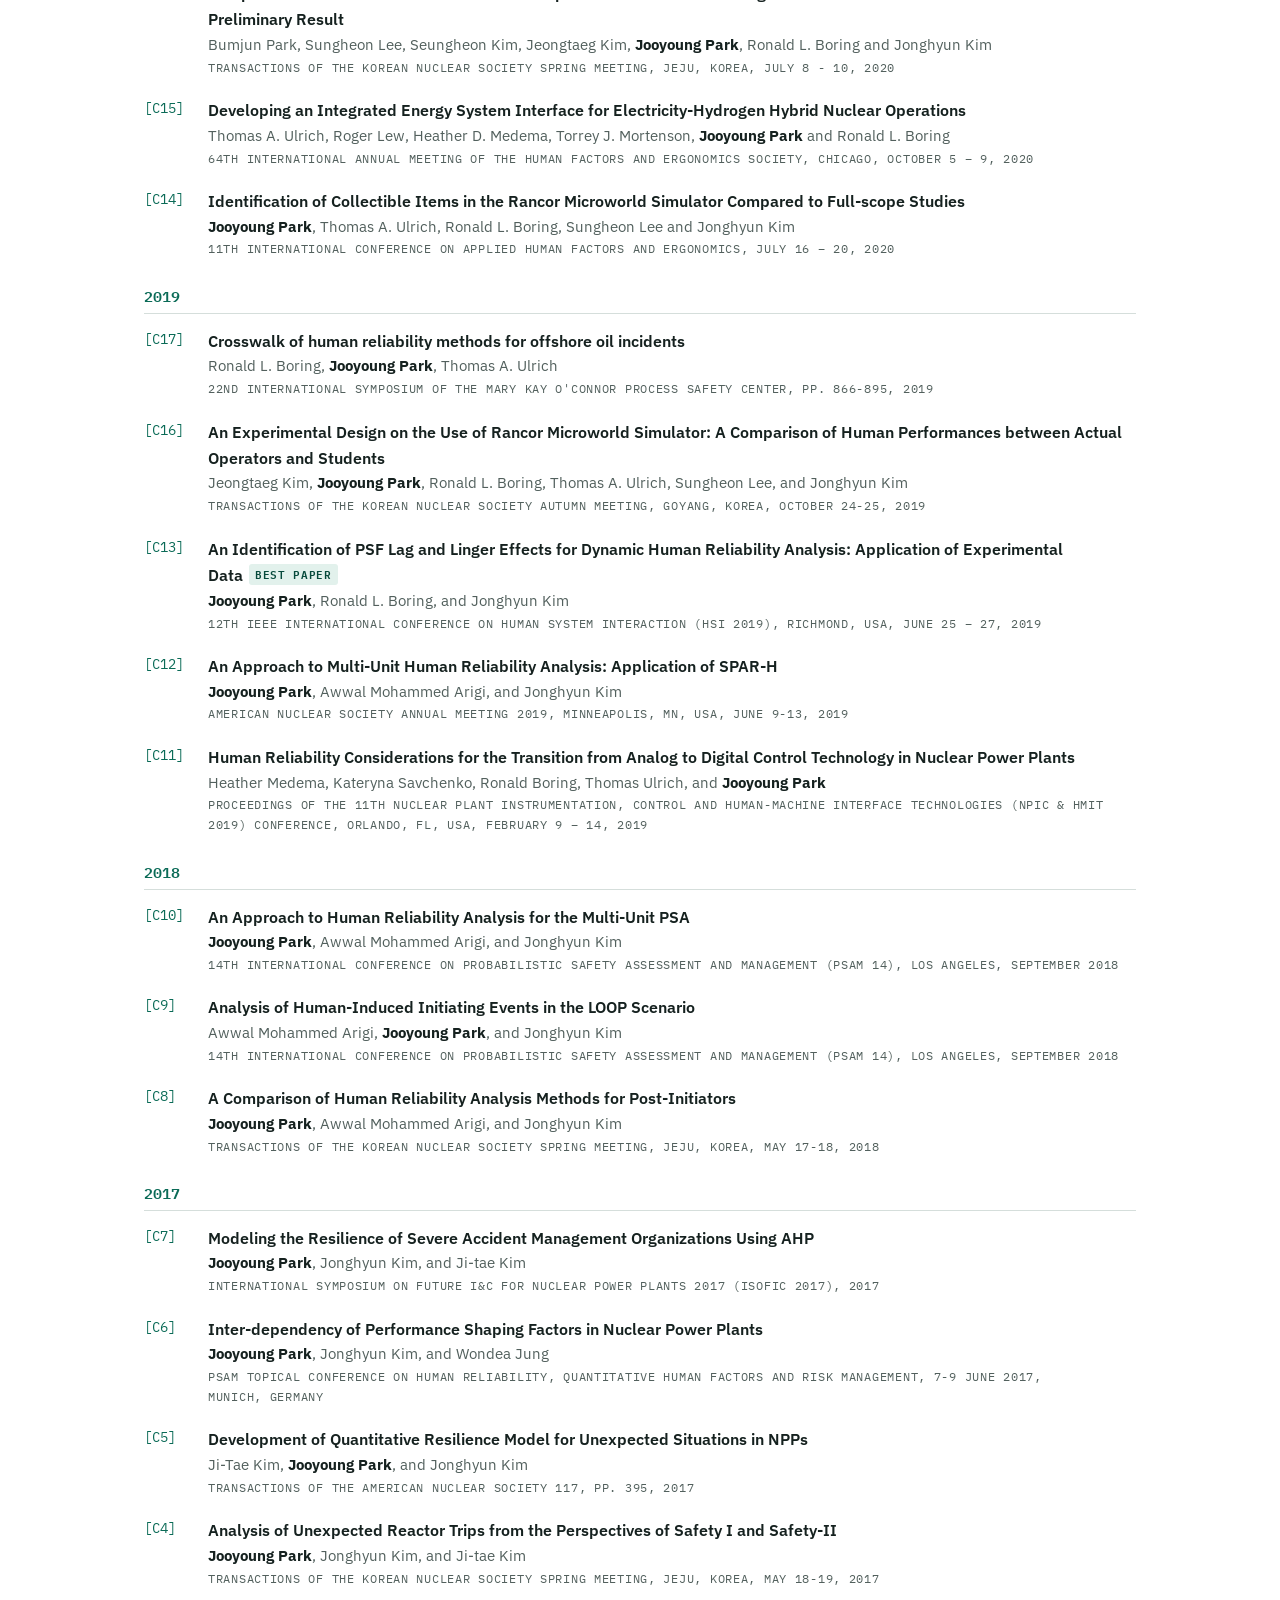
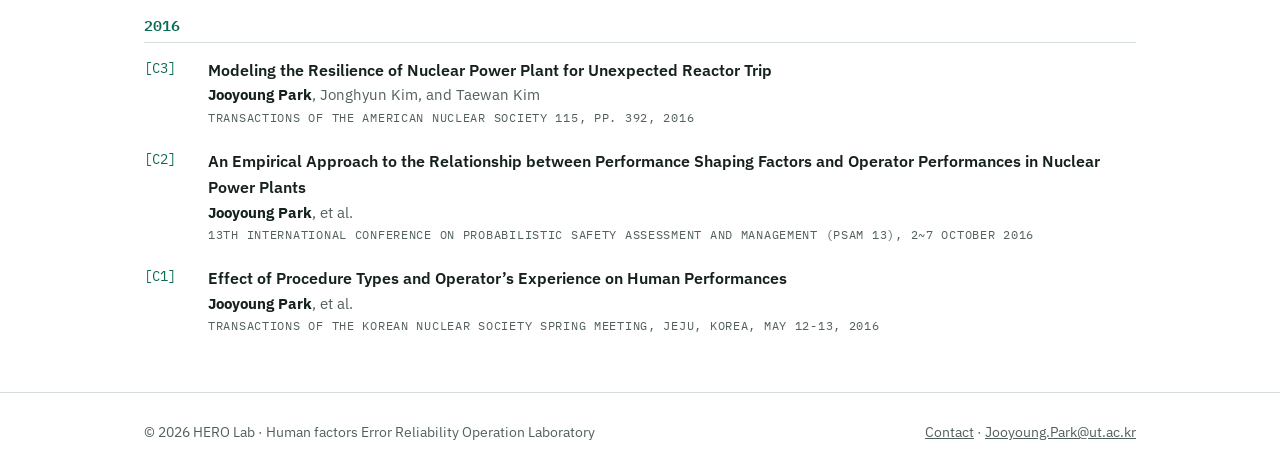
<file: publications.html>
<!DOCTYPE html>
<html lang="en">
<head>
<meta charset="utf-8">
<meta name="viewport" content="width=device-width, initial-scale=1">
<title>Publications · HERO Lab</title>
<meta name="description" content="HERO Lab (Human factors Error Reliability Operation Laboratory), Korea National University of Transportation: human reliability analysis, human factors and operational safety for railway and nuclear systems.">
<link rel="preconnect" href="https://fonts.googleapis.com"><link rel="preconnect" href="https://fonts.gstatic.com" crossorigin><link href="https://fonts.googleapis.com/css2?family=IBM+Plex+Mono:wght@400;600&family=IBM+Plex+Sans:wght@400;500;600;700&family=IBM+Plex+Sans+KR:wght@400;500;600;700&display=swap" rel="stylesheet">
<link rel="stylesheet" href="assets/style.css">
</head>
<body>
<a class="skip" href="#main">Skip to content</a>
<header class="topbar">
  <div class="wrap">
    <a class="brand" href="index.html" aria-label="HERO Lab home">
      <span class="brand-mark">HER<i>O</i></span>
      <span class="brand-sub">Human factors Error<br>Reliability Operation Lab</span>
    </a>
    <button class="nav-toggle" type="button" aria-expanded="false" aria-controls="site-nav"><span class="bars" aria-hidden="true"></span>Menu</button>
    <nav class="menu" id="site-nav" aria-label="Main">
      <ul>
        <li><a href="index.html">Home</a></li>
        <li class="has-sub">
          <button class="sub-toggle" type="button" aria-expanded="false" aria-controls="sub-team"><span class="lbl">Team</span><svg class="chev" viewBox="0 0 10 10" aria-hidden="true"><path d="M1.5 3.5 5 7l3.5-3.5" fill="none" stroke="currentColor" stroke-width="1.6"/></svg></button>
          <ul class="sub" id="sub-team">
            <li><a href="professor.html">Professor</a></li>
            <li><a href="members.html">Members</a></li>
          </ul>
        </li>
        <li><a href="research.html">Research</a></li>
        <li><a href="projects.html">Projects</a></li>
        <li><a href="publications.html" aria-current="page">Publications</a></li>
        <li><a href="contact.html">Contact</a></li>
      </ul>
    </nav>
  </div>
</header>
<main id="main">
<section class="page-head"><div class="wrap"><h1>Publications <span class="ko" lang="ko">논문</span></h1><p class="page-intro">19 journal articles &middot; 53 conference papers and presentations. Lab members are in bold; * marks the corresponding author. Full citation record on <a href="https://scholar.google.com/citations?user=gR12mpUAAAAJ&amp;hl=ko">Google Scholar</a>.</p></div></section>
<div class="wrap">
  <section class="block">
    <div class="sec-head"><h2>Journal Articles <span class="ko" lang="ko">학술지 논문</span></h2><span class="count">19</span></div>
    <ol class="pubs"><li class="pub"><span class="pub-no">[J19]</span><div>
  <p class="pub-venue">Journal of the Korean Society of Safety, 2026<span class="tag">ACCEPTED</span></p>
  <p class="pub-title">Analysis of Railroad Task Environments and Task Types for Human Reliability Analysis</p>
  <p class="pub-auth"><b>Hyunwoo Shim</b>, <b>Wonseok Jang</b>, Beom Soo Ham, <b>Jooyoung Park</b>*</p></div></li><li class="pub"><span class="pub-no">[J18]</span><div>
  <p class="pub-venue">Reliability Engineering &amp; System Safety, 112768, 2026<span class="tag">PUBLISHED</span></p>
  <p class="pub-title">Investigating the impact of a multi-module operation environment on the task performance time of human operators–An explanatory study</p>
  <p class="pub-auth">Park, J.*, Choi, M., Kim, Y., Kim, T. R., &amp; Park, J.</p></div></li><li class="pub"><span class="pub-no">[J17]</span><div>
  <p class="pub-venue">IEEE Access, 2026<span class="tag">PUBLISHED</span></p>
  <p class="pub-title">A feasibility study on the integration of human performance data from diverse sources based on the complexity of a proceduralized task</p>
  <p class="pub-auth">Park, J.*, Park, J., &amp; Yang, T.</p></div></li><li class="pub"><span class="pub-no">[J16]</span><div>
  <p class="pub-venue">Annals of Nuclear Energy, 222 (2025) 111591<span class="tag">PUBLISHED</span></p>
  <p class="pub-title">A Mathematical Approach to Using the Forgetting Curve to Evaluate Experience and Training Factors in Human Reliability Analysis</p>
  <p class="pub-auth">Jisuk Kim, <b>Jooyoung Park</b>, Thomas Ulrich, Ronald Boring</p></div></li><li class="pub"><span class="pub-no">[J15]</span><div>
  <p class="pub-venue">Reliability Engineering &amp; System Safety, 264 (2025) 111260<span class="tag">PUBLISHED</span></p>
  <p class="pub-title">Dynamic Human Reliability Analysis Using the EMRALD Dynamic Risk Assessment Tool</p>
  <p class="pub-auth"><b>Jooyoung Park</b>*, Ronald Boring</p></div></li><li class="pub"><span class="pub-no">[J14]</span><div>
  <p class="pub-venue">Nuclear Technology<span class="tag">ACCEPTED</span></p>
  <p class="pub-title">Preliminary Evaluation of Joint Electricity-Hydrogen Concept of Operations</p>
  <p class="pub-auth">Thomas Ulrich, Roger Lew, Anna Hall, Stephen Hancock, Heather Medema, <b>Jooyoung Park</b>, Torrey Mortenson, Tyler Westover, Ronald Boring</p></div></li><li class="pub"><span class="pub-no">[J13]</span><div>
  <p class="pub-venue">Annals of Nuclear Energy, 207 (2024) 110727<span class="tag">PUBLISHED</span></p>
  <p class="pub-title">Analysis of Human Error and Performance in Correlation with Simulator Complexity</p>
  <p class="pub-auth">Taewon Yang, Ronald L. Boring, Chad Pope, Jonghyun Kim*, <b>Jooyoung Park</b>*</p></div></li><li class="pub"><span class="pub-no">[J12]</span><div>
  <p class="pub-venue">Annals of Nuclear Energy, 180 (2023) 109502<span class="tag">PUBLISHED</span></p>
  <p class="pub-title">Analysis of Human Performance Differences between Students and Operators When Using the Rancor Microworld Simulator</p>
  <p class="pub-auth"><b>Jooyoung Park</b>, Taewon Yang, Ronald L. Boring, Thomas A. Ulrich, Jonghyun Kim*</p></div></li><li class="pub"><span class="pub-no">[J11]</span><div>
  <p class="pub-venue">Reliability Engineering and System Safety, 221 (2022) 108326<span class="tag">PUBLISHED</span></p>
  <p class="pub-title">A Framework to Collect Human Reliability Analysis Data for Nuclear Power Plants Using a Simplified Simulator and Student Operators</p>
  <p class="pub-auth"><b>Jooyoung Park</b>, Ronald L. Boring, Thomas A. Ulrich, Sungheon Lee, Bumjun Park, Jonghyun Kim*</p></div></li><li class="pub"><span class="pub-no">[J10]</span><div>
  <p class="pub-venue">Annals of Nuclear Energy, 156 (2021) 108220<span class="tag">PUBLISHED</span></p>
  <p class="pub-title">Quantitative Resilience Evaluation on Recovery from Emergency Situations in Nuclear Power Plants</p>
  <p class="pub-auth">Ji Tae Kim, Jonghyun Kim, Poong Hyun Seong, <b>Jooyoung Park</b>*</p></div></li><li class="pub"><span class="pub-no">[J9]</span><div>
  <p class="pub-venue">Journal of the Korean Society of Safety, 2020<span class="tag">PUBLISHED</span></p>
  <p class="pub-title">Development of a Quantitative Resilience Model for Severe Accident Response Organizations of Nuclear Power Plants: Application of AHP Method</p>
  <p class="pub-auth"><b>Jooyoung Park</b>, Ji-tae Kim, Sungheon Lee, Jonghyun Kim*</p></div></li><li class="pub"><span class="pub-no">[J8]</span><div>
  <p class="pub-venue">Journal of Nuclear Science and Technology, 57 (2020) 121-132<span class="tag">PUBLISHED</span></p>
  <p class="pub-title">Analysis of Human-Induced Initiating Events in a Multi-Unit Loss of Offsite Power Scenario</p>
  <p class="pub-auth">Awwal Mohammed Arigi, <b>Jooyoung Park</b>, and Jonghyun Kim*</p></div></li><li class="pub"><span class="pub-no">[J7]</span><div>
  <p class="pub-venue">Nuclear Engineering and Technology, 52 (2020) 87-100<span class="tag">PUBLISHED</span></p>
  <p class="pub-title">Inter-relationships between Performance Shaping Factors for Human Reliability Analysis of Nuclear Power Plants</p>
  <p class="pub-auth"><b>Jooyoung Park</b>, Wondea Jung, and Jonghyun Kim*</p></div></li><li class="pub"><span class="pub-no">[J6]</span><div>
  <p class="pub-venue">Annals of Nuclear Energy, 132 (2019) 656-678<span class="tag">PUBLISHED</span></p>
  <p class="pub-title">Treatment of Human and Organizational Factors for Multi-unit HRA: Application of SPAR-H</p>
  <p class="pub-auth"><b>Jooyoung Park</b>, Awwal Mohammed Arigi, and Jonghyun Kim*</p></div></li><li class="pub"><span class="pub-no">[J5]</span><div>
  <p class="pub-venue">Annals of Nuclear Energy, 133 (2019) 297-312<span class="tag">PUBLISHED</span></p>
  <p class="pub-title">A comparison of the quantification aspects of human reliability analysis methods in nuclear power plants</p>
  <p class="pub-auth"><b>Jooyoung Park</b>, Awwal Mohammed Arigi, and Jonghyun Kim*</p></div></li><li class="pub"><span class="pub-no">[J4]</span><div>
  <p class="pub-venue">Nuclear Engineering and Technology, 51 (2019) 104-115<span class="tag">PUBLISHED</span></p>
  <p class="pub-title">Human and Organizational Factors for Multi-Unit Probabilistic Safety Assessment: Identification and Characterization for the Korean case</p>
  <p class="pub-auth">Awwal Mohammed Arigi, Gangmin Kim, <b>Jooyoung Park</b>, and Jonghyun Kim*</p></div></li><li class="pub"><span class="pub-no">[J3]</span><div>
  <p class="pub-venue">Annals of Nuclear Energy, 122 (2018) 175-184<span class="tag">PUBLISHED</span></p>
  <p class="pub-title">Development of a quantitative resilience model for nuclear power plants</p>
  <p class="pub-auth">Ji-tae Kim, <b>Jooyoung Park</b>, Jonghyun Kim, and Poong Hyun Seong*</p></div></li><li class="pub"><span class="pub-no">[J2]</span><div>
  <p class="pub-venue">Annals of Nuclear Energy, 115 (2018) 280-293<span class="tag">PUBLISHED</span></p>
  <p class="pub-title">Modeling Safety-II based on unexpected reactor trips</p>
  <p class="pub-auth"><b>Jooyoung Park</b>, Ji-tae Kim, Sungheon Lee, and Jonghyun Kim*</p></div></li><li class="pub"><span class="pub-no">[J1]</span><div>
  <p class="pub-venue">Annals of Nuclear Energy, 101 (2017) 58-68<span class="tag">PUBLISHED</span></p>
  <p class="pub-title">An experimental investigation on relationship between PSFs and operator performances in the digital main control room</p>
  <p class="pub-auth"><b>Jooyoung Park</b>, Daeil Lee, Wondea Jung, and Jonghyun Kim*</p></div></li></ol>
  </section>
  <section class="block">
    <div class="sec-head"><h2>Conference Presentations <span class="ko" lang="ko">학술대회 발표</span></h2><span class="count">53</span></div>
    <h3 class="year-h">2026</h3><ol class="pubs"><li class="pub"><span class="pub-no">[C53]</span><div>
  <p class="pub-title">A Research Plan for the Development of a Railway Human Error Data Collection and Utilization Framework<span class="tag">ORAL</span></p>
  <p class="pub-auth"><b>H. Shim</b>, M. Kim, Y. Seo, J. Park, <b>W. Jang</b>, E. Kim, J. Jung, D. Yoo, S. Lee, S. Jung, S. Cho, M. Kim, H. Han, M. Jung, D. Hwang, J. Lee, and <b>J. Park</b>*</p>
  <p class="pub-venue">Proceedings of the 2026 Spring Conference of the Korean Society for Railway, pp. 109&ndash;110, 2026</p></div></li></ol><h3 class="year-h">2025</h3><ol class="pubs"><li class="pub"><span class="pub-no">[C52]</span><div>
  <p class="pub-title">Evaluation of HRA Methodologies for Application in SDP Work</p>
  <p class="pub-auth">Ar Ryum Kim, Namyeong Kim, Dongwon Lee, <b>Jooyoung Park</b>, Ronald Boring</p>
  <p class="pub-venue">Asian Symposium on Risk Assessment and Management 2025, Pattaya, Thailand, 27-29 August, 2025</p></div></li><li class="pub"><span class="pub-no">[C51]</span><div>
  <p class="pub-title">Time Distribution Analysis for Task Primitives to Support Dynamic Human Reliability Analysis</p>
  <p class="pub-auth">Taewon Yang, Ronald Boring, <b>Jooyoung Park</b>*</p>
  <p class="pub-venue">16th International Conference on Applied Human Factors and Ergonomics and the Affiliated Conferences (AHFE 2025), Orlando, Florida, USA, 2025</p></div></li><li class="pub"><span class="pub-no">[C50]</span><div>
  <p class="pub-title">Important Human Actions for Advanced Reactors: Implications for Risk Analysis</p>
  <p class="pub-auth"><b>Jooyoung Park</b>, Torrey Mortenson, Rachael Hill, Casey Kovesdi, Ronald Boring</p>
  <p class="pub-venue">16th International Conference on Applied Human Factors and Ergonomics and the Affiliated Conferences (AHFE 2025), Orlando, Florida, USA, 2025</p></div></li><li class="pub"><span class="pub-no">[C49]</span><div>
  <p class="pub-title">Virtual Human in the Loop (VHITL): Generating Synthetic Human Performance Data with HUNTER</p>
  <p class="pub-auth">Ronald Boring, Thomas Ulrich, Roger Lew, <b>Jooyoung Park</b></p>
  <p class="pub-venue">16th International Conference on Applied Human Factors and Ergonomics and the Affiliated Conferences (AHFE 2025), Orlando, Florida, USA, 2025</p></div></li></ol><h3 class="year-h">2024</h3><ol class="pubs"><li class="pub"><span class="pub-no">[C48]</span><div>
  <p class="pub-title">Approach for Inferring Full-Scope Human Reliability Data Based on Simplified Simulator Data</p>
  <p class="pub-auth"><b>Jooyoung Park</b>, Taewon Yang, Ronald Boring, Jonghyun Kim</p>
  <p class="pub-venue">2024 American Nuclear Society Annual Conference, Las Vegas, June 16-19, 2024</p></div></li></ol><h3 class="year-h">2023</h3><ol class="pubs"><li class="pub"><span class="pub-no">[C47]</span><div>
  <p class="pub-title">An Investigation of Time Distributions for Task Primitives to Support the HUNTER Dynamic Human Reliability Analysis</p>
  <p class="pub-auth"><b>Jooyoung Park</b>, Taewon Yang, Jonghyun Kim, Ronald Boring and Chad Pope</p>
  <p class="pub-venue">Applied Human Factors and Ergonomics (AHFE 2023) Hawaii Edition, Hawaii, USA, 2023</p></div></li><li class="pub"><span class="pub-no">[C46]</span><div>
  <p class="pub-title">Analysis of tasks in autonomous systems using the EMRALD dynamic risk assessment tool</p>
  <p class="pub-auth"><b>Jooyoung Park</b>, Jisuk Kim, Thomas Ulrich, Ronald Boring, Steven Prescott</p>
  <p class="pub-venue">14th International Conference on Applied Human Factors and Ergonomics (AHFE 2023) and the Affiliated Conferences, San Francisco, California, USA, 2023</p></div></li><li class="pub"><span class="pub-no">[C45]</span><div>
  <p class="pub-title">Synchronous vs. asynchronous coupling in the HUNTER dynamic human reliability analysis framework</p>
  <p class="pub-auth">Ronald Boring, Thomas Ulrich, Roger Lew, <b>Jooyoung Park</b></p>
  <p class="pub-venue">14th International Conference on Applied Human Factors and Ergonomics (AHFE 2023) and the Affiliated Conferences, San Francisco, California, USA, 2023</p></div></li><li class="pub"><span class="pub-no">[C44]</span><div>
  <p class="pub-title">Sensitivity and Importance Analyses for Various Design Architectures for High Safety-Significant Safety-Related Digital Instrumentation and Control Systems of Nuclear Power Plants</p>
  <p class="pub-auth">Sai Zhang, Han Bao, Tate Shorthill, <b>Jooyoung Park</b>, Edward Chen</p>
  <p class="pub-venue">13th Nuclear Plant Instrumentation, Control &amp; Human-Machine Interface Technologies (NPIC&amp;HMIT 2023), Knoxville, TN, July 15-20, 2023</p></div></li><li class="pub"><span class="pub-no">[C43]</span><div>
  <p class="pub-title">Advanced Human-System Interface Risk Analysis Based on Redundancy-Guided Systems-Theoretic Hazard Analysis and Human Reliability Analysis</p>
  <p class="pub-auth"><b>Jooyoung Park</b>, Edward Chen, Han Bao, Tate Shorthill, Jisuk Kim, Sai Zhang, Ronald Boring</p>
  <p class="pub-venue">13th Nuclear Plant Instrumentation, Control &amp; Human-Machine Interface Technologies (NPIC&amp;HMIT 2023), Knoxville, TN, July 15-20, 2023</p></div></li><li class="pub"><span class="pub-no">[C42]</span><div>
  <p class="pub-title">An Experimental Investigation of Students&#x27; Learning Effects when Using a Simplified Nuclear Simulator</p>
  <p class="pub-auth">Taewon Yang, <b>Jooyoung Park</b>, Ronald Boring, Jonghyun Kim</p>
  <p class="pub-venue">13th Nuclear Plant Instrumentation, Control &amp; Human-Machine Interface Technologies (NPIC&amp;HMIT 2023), Knoxville, TN, July 15-20, 2023</p></div></li><li class="pub"><span class="pub-no">[C41]</span><div>
  <p class="pub-title">Dynamicizing SPAR-H: Generalized Form for Auto-Calculating the Performance Shaping Factor for Experience and Training</p>
  <p class="pub-auth">Ji Suk Kim, Ronald Boring, Torrey Mortenson, Thomas Ulrich, <b>Jooyoung Park</b>, Taewon Yang, Jonghyun Kim</p>
  <p class="pub-venue">13th Nuclear Plant Instrumentation, Control &amp; Human-Machine Interface Technologies (NPIC&amp;HMIT 2023), Knoxville, TN, July 15-20, 2023</p></div></li><li class="pub"><span class="pub-no">[C40]</span><div>
  <p class="pub-title">Simulation-Based Recovery Action Analysis Using the EMRALD Dynamic Risk Assessment Tool</p>
  <p class="pub-auth"><b>Jooyoung Park</b>, Chad Pope, Yunyeong Heo, Ronald Boring, Steven Prescott</p>
  <p class="pub-venue">13th Nuclear Plant Instrumentation, Control &amp; Human-Machine Interface Technologies (NPIC&amp;HMIT 2023), Knoxville, TN, July 15-20, 2023</p></div></li><li class="pub"><span class="pub-no">[C39]</span><div>
  <p class="pub-title">Preliminary Empirical Findings on Dependency from a Simulator Study</p>
  <p class="pub-auth">Ronald Boring, Thomas Ulrich, Roger Lew, Anna Hall, <b>Jooyoung Park</b>, Jisuk Kim</p>
  <p class="pub-venue">13th Nuclear Plant Instrumentation, Control &amp; Human-Machine Interface Technologies (NPIC&amp;HMIT 2023), Knoxville, TN, July 15-20, 2023</p></div></li><li class="pub"><span class="pub-no">[C38]</span><div>
  <p class="pub-title">Comparison of Error Rate Depending on Operator Expertise and Simulator Complexity</p>
  <p class="pub-auth">Taewon Yang, <b>Jooyoung Park</b>, Ronald Boring, Jonghyun Kim</p>
  <p class="pub-venue">Transactions of the Korean Nuclear Society Spring Meeting, Jeju, Korea, May 18-19, 2023</p></div></li></ol><h3 class="year-h">2022</h3><ol class="pubs"><li class="pub"><span class="pub-no">[C37]</span><div>
  <p class="pub-title">Dynamic Approach to Dependency Analysis in Human Reliability Analysis: Application in a Steam Generator Tube Rupture Scenario</p>
  <p class="pub-auth">Jeeyea Ahn, Yunyeong Heo, Seung Jun Lee, Ronald Boring, <b>Jooyoung Park</b>*</p>
  <p class="pub-venue">13th International Conference on Applied Human Factors and Ergonomics, New York, July 24-28, 2022</p></div></li><li class="pub"><span class="pub-no">[C36]</span><div>
  <p class="pub-title">Characterization of Recovery Human Action Mechanisms in Nuclear Power Plants</p>
  <p class="pub-auth">Yunyeong Heo, Jeeyea Ahn, Seung Jun Lee, Ronald Boring, <b>Jooyoung Park</b>*</p>
  <p class="pub-venue">13th International Conference on Applied Human Factors and Ergonomics, New York, July 24-28, 2022</p></div></li><li class="pub"><span class="pub-no">[C35]</span><div>
  <p class="pub-title">The HUNTER Dynamic Human Reliability Analysis Tool: Graphical User Interface</p>
  <p class="pub-auth">Jeeyea Ahn, <b>Jooyoung Park</b>, Ronald Boring, Thomas Ulrich, Yunyeong Heo</p>
  <p class="pub-venue">Probabilistic Safety Assessment and Management (PSAM 16), Honolulu, Hawaii, June 26-July 1, 2022</p></div></li><li class="pub"><span class="pub-no">[C34]</span><div>
  <p class="pub-title">The HUNTER Dynamic Human Reliability Analysis Tool: Coupling an External Plant Code</p>
  <p class="pub-auth">Yunyeong Heo, Thomas Ulrich, Ronald Boring, <b>Jooyoung Park</b>, Jeeyea Ahn</p>
  <p class="pub-venue">Probabilistic Safety Assessment and Management (PSAM 16), Honolulu, Hawaii, June 26-July 1, 2022</p></div></li><li class="pub"><span class="pub-no">[C33]</span><div>
  <p class="pub-title">The HUNTER Dynamic Human Reliability Analysis Tool: Procedurally Driven Operator Simulation</p>
  <p class="pub-auth">Thomas Ulrich, Ronald Boring, Jeeyea Ahn, Yunyeong Heo, <b>Jooyoung Park</b></p>
  <p class="pub-venue">Probabilistic Safety Assessment and Management (PSAM 16), Honolulu, Hawaii, June 26-July 1, 2022</p></div></li><li class="pub"><span class="pub-no">[C32]</span><div>
  <p class="pub-title">The HUNTER Dynamic Human Reliability Analysis Tool: Overview of the Software Framework for Modeling Digital Human Twins</p>
  <p class="pub-auth">Ronald Boring, Thomas Ulrich, <b>Jooyoung Park</b>, Jeeyea Ahn, Yunyeong Heo</p>
  <p class="pub-venue">Probabilistic Safety Assessment and Management (PSAM 16), Honolulu, Hawaii, June 26-July 1, 2022</p></div></li><li class="pub"><span class="pub-no">[C31]</span><div>
  <p class="pub-title">A framework to integrate HRA data obtained from different sources based on the complexity scores of proceduralized tasks</p>
  <p class="pub-auth">Jinkyun Park, Inseok Jang, <b>Jooyoung Park</b>, Ronald Boring, Thomas Ulrich</p>
  <p class="pub-venue">Probabilistic Safety Assessment and Management (PSAM 16), Honolulu, Hawaii, June 26-July 1, 2022</p></div></li><li class="pub"><span class="pub-no">[C30]</span><div>
  <p class="pub-title">The HUNTER Dynamic Human Reliability Analysis Tool: Development of a Module for Performance Shaping Factors</p>
  <p class="pub-auth"><b>Jooyoung Park</b>*, Ronald Boring, Thomas Ulrich, Jeeyea Ahn, Yunyeong Heo</p>
  <p class="pub-venue">Probabilistic Safety Assessment and Management (PSAM 16), Honolulu, Hawaii, June 26-July 1, 2022</p></div></li><li class="pub"><span class="pub-no">[C29]</span><div>
  <p class="pub-title">An Approach to Dynamic Human Reliability Analysis using EMRALD Dynamic Risk Assessment Tool</p>
  <p class="pub-auth"><b>Jooyoung Park</b>*, Ronald Boring, Thomas Ulrich</p>
  <p class="pub-venue">Probabilistic Safety Assessment and Management (PSAM 16), Honolulu, Hawaii, June 26-July 1, 2022</p></div></li><li class="pub"><span class="pub-no">[C28]</span><div>
  <p class="pub-title">Human Performance Analysis Depending on Expertise and Simulator Complexity</p>
  <p class="pub-auth">Taewon Yang, <b>Jooyoung Park</b>, Ronald L. Boring, Jonghyun Kim</p>
  <p class="pub-venue">2022 American Nuclear Society Annual Meeting, Anaheim, June 12-16, 2022</p></div></li></ol><h3 class="year-h">2021</h3><ol class="pubs"><li class="pub"><span class="pub-no">[C27]</span><div>
  <p class="pub-title">A Comparison of Human Error Probabilities Collected from the HuREX and SHEEP Frameworks</p>
  <p class="pub-auth"><b>Jooyoung Park</b>*, Ronald L. Boring, Jonghyun Kim</p>
  <p class="pub-venue">2021 American Nuclear Society Winter Meeting and Technology Expo, Washington, DC, November 30 – December 3, 2021</p></div></li><li class="pub"><span class="pub-no">[C26]</span><div>
  <p class="pub-title">Experimental Analysis of the Effects of Simulator Complexity on Human Performance</p>
  <p class="pub-auth">Taewon Yang, Bumjun Park, Sungheon Lee, Jeong Hun Choi, <b>Jooyoung Park</b>, Ronald L. Boring and Jonghyun Kim</p>
  <p class="pub-venue">5th International Conference on System Reliability and Safety, Palermo, Italy, November 24-26, 2021</p></div></li><li class="pub"><span class="pub-no">[C25]</span><div>
  <p class="pub-title">Modeling FLEX Human Actions using the EMRALD Dynamic Risk Assessment Tool</p>
  <p class="pub-auth"><b>Jooyoung Park</b>*, Thomas A. Ulrich, Ronald L. Boring, Sai Zhang, Zhegang Ma, Hongbin Zhang</p>
  <p class="pub-venue">2021 International Topical Meeting on Probabilistic Safety Assessment and Analysis (PSA 2021), Columbus, OH, November 7 – 12, 2021</p></div></li><li class="pub"><span class="pub-no">[C24]</span><div>
  <p class="pub-title">An Experimental Analysis on the CNS Simulator: A Comparison of Human Performance Between Operators and Students</p>
  <p class="pub-auth">Bumjun Park, Sungheon Lee, Taewon Yang, Jeong Hun Choi, <b>Jooyoung Park</b>, Awwal M. Arigi, Ronald L. Boring and Jonghyun Kim</p>
  <p class="pub-venue">Transactions of the Korean Nuclear Society Autumn Meeting, Changwon, Korea, October 21-22, 2021</p></div></li><li class="pub"><span class="pub-no">[C23]</span><div>
  <p class="pub-title">Formative vs. Summative Dependence in Human Reliability Analysis</p>
  <p class="pub-auth">Ronald L. Boring*, <b>Jooyoung Park</b>, Torrey Mortenson</p>
  <p class="pub-venue">12th International Conference on Applied Human Factors and Ergonomics (AHFE 2021) and the Affiliated Conferences, Manhattan, New York, July 25-29, 2021</p></div></li><li class="pub"><span class="pub-no">[C22]</span><div>
  <p class="pub-title">Identification of Performance Shaping Factors Affecting Subsequent Human Actions for Dependence Assessment in Human Reliability Analysis</p>
  <p class="pub-auth"><b>Jooyoung Park</b>*, Ronald L. Boring</p>
  <p class="pub-venue">12th International Conference on Applied Human Factors and Ergonomics (AHFE 2021) and the Affiliated Conferences, Manhattan, New York, July 25-29, 2021</p></div></li><li class="pub"><span class="pub-no">[C21]</span><div>
  <p class="pub-title">An Experimental Investigation of Human Performance Differences Depending on Simulator Complexity</p>
  <p class="pub-auth">Jeong Hun Choi, Sungheon Lee, Bumjun Park, Changsang Park, Jonghyun Kim, Ronald L. Boring, <b>Jooyoung Park</b>*</p>
  <p class="pub-venue">Transactions of the Korean Nuclear Society Spring Meeting, Jeju, Korea, May 13-14, 2021</p></div></li></ol><h3 class="year-h">2020</h3><ol class="pubs"><li class="pub"><span class="pub-no">[C20]</span><div>
  <p class="pub-title">An Empirical Study on the Use of the Rancor Microworld Simulator to Support Fullscope Data Collection</p>
  <p class="pub-auth"><b>Jooyoung Park</b>, Thomas A. Ulrich, Ronald L. Boring, Sungheon Lee, Bumjun Park and Jonghyun Kim</p>
  <p class="pub-venue">Proceedings of the 30th European Safety and Reliability Conference and the 15th Probabilistic Safety Assessment and Management Conference, Venice, Italy, November 1 – 5, 2020</p></div></li><li class="pub"><span class="pub-no">[C19]</span><div>
  <p class="pub-title">An Approach to Dependence Assessment in Human Reliability Analysis: Application of Lag and Linger Effects</p>
  <p class="pub-auth"><b>Jooyoung Park</b> and Ronald L. Boring</p>
  <p class="pub-venue">Proceedings of the 30th European Safety and Reliability Conference and the 15th Probabilistic Safety Assessment and Management Conference, Venice, Italy, November 1 – 5, 2020</p></div></li><li class="pub"><span class="pub-no">[C18]</span><div>
  <p class="pub-title">Comparison of Human Performance between Operators and Students Using Rancor Microworld Simulator: A Preliminary Result</p>
  <p class="pub-auth">Bumjun Park, Sungheon Lee, Seungheon Kim, Jeongtaeg Kim, <b>Jooyoung Park</b>, Ronald L. Boring and Jonghyun Kim</p>
  <p class="pub-venue">Transactions of the Korean Nuclear Society Spring Meeting, Jeju, Korea, July 8 - 10, 2020</p></div></li><li class="pub"><span class="pub-no">[C15]</span><div>
  <p class="pub-title">Developing an Integrated Energy System Interface for Electricity-Hydrogen Hybrid Nuclear Operations</p>
  <p class="pub-auth">Thomas A. Ulrich, Roger Lew, Heather D. Medema, Torrey J. Mortenson, <b>Jooyoung Park</b> and Ronald L. Boring</p>
  <p class="pub-venue">64th International Annual Meeting of the Human Factors and Ergonomics Society, Chicago, October 5 – 9, 2020</p></div></li><li class="pub"><span class="pub-no">[C14]</span><div>
  <p class="pub-title">Identification of Collectible Items in the Rancor Microworld Simulator Compared to Full-scope Studies</p>
  <p class="pub-auth"><b>Jooyoung Park</b>, Thomas A. Ulrich, Ronald L. Boring, Sungheon Lee and Jonghyun Kim</p>
  <p class="pub-venue">11th International Conference on Applied Human Factors and Ergonomics, July 16 – 20, 2020</p></div></li></ol><h3 class="year-h">2019</h3><ol class="pubs"><li class="pub"><span class="pub-no">[C17]</span><div>
  <p class="pub-title">Crosswalk of human reliability methods for offshore oil incidents</p>
  <p class="pub-auth">Ronald L. Boring, <b>Jooyoung Park</b>, Thomas A. Ulrich</p>
  <p class="pub-venue">22nd International Symposium of the Mary Kay O&#x27;Connor Process Safety Center, pp. 866-895, 2019</p></div></li><li class="pub"><span class="pub-no">[C16]</span><div>
  <p class="pub-title">An Experimental Design on the Use of Rancor Microworld Simulator: A Comparison of Human Performances between Actual Operators and Students</p>
  <p class="pub-auth">Jeongtaeg Kim, <b>Jooyoung Park</b>, Ronald L. Boring, Thomas A. Ulrich, Sungheon Lee, and Jonghyun Kim</p>
  <p class="pub-venue">Transactions of the Korean Nuclear Society Autumn Meeting, Goyang, Korea, October 24-25, 2019</p></div></li><li class="pub"><span class="pub-no">[C13]</span><div>
  <p class="pub-title">An Identification of PSF Lag and Linger Effects for Dynamic Human Reliability Analysis: Application of Experimental Data<span class="tag">BEST PAPER</span></p>
  <p class="pub-auth"><b>Jooyoung Park</b>, Ronald L. Boring, and Jonghyun Kim</p>
  <p class="pub-venue">12th IEEE International Conference on Human System Interaction (HSI 2019), Richmond, USA, June 25 – 27, 2019</p></div></li><li class="pub"><span class="pub-no">[C12]</span><div>
  <p class="pub-title">An Approach to Multi-Unit Human Reliability Analysis: Application of SPAR-H</p>
  <p class="pub-auth"><b>Jooyoung Park</b>, Awwal Mohammed Arigi, and Jonghyun Kim</p>
  <p class="pub-venue">American Nuclear Society Annual Meeting 2019, Minneapolis, MN, USA, June 9-13, 2019</p></div></li><li class="pub"><span class="pub-no">[C11]</span><div>
  <p class="pub-title">Human Reliability Considerations for the Transition from Analog to Digital Control Technology in Nuclear Power Plants</p>
  <p class="pub-auth">Heather Medema, Kateryna Savchenko, Ronald Boring, Thomas Ulrich, and <b>Jooyoung Park</b></p>
  <p class="pub-venue">Proceedings of the 11th Nuclear Plant Instrumentation, Control and Human-Machine Interface Technologies (NPIC &amp; HMIT 2019) Conference, Orlando, FL, USA, February 9 – 14, 2019</p></div></li></ol><h3 class="year-h">2018</h3><ol class="pubs"><li class="pub"><span class="pub-no">[C10]</span><div>
  <p class="pub-title">An Approach to Human Reliability Analysis for the Multi-Unit PSA</p>
  <p class="pub-auth"><b>Jooyoung Park</b>, Awwal Mohammed Arigi, and Jonghyun Kim</p>
  <p class="pub-venue">14th International Conference on Probabilistic Safety Assessment and Management (PSAM 14), Los Angeles, September 2018</p></div></li><li class="pub"><span class="pub-no">[C9]</span><div>
  <p class="pub-title">Analysis of Human-Induced Initiating Events in the LOOP Scenario</p>
  <p class="pub-auth">Awwal Mohammed Arigi, <b>Jooyoung Park</b>, and Jonghyun Kim</p>
  <p class="pub-venue">14th International Conference on Probabilistic Safety Assessment and Management (PSAM 14), Los Angeles, September 2018</p></div></li><li class="pub"><span class="pub-no">[C8]</span><div>
  <p class="pub-title">A Comparison of Human Reliability Analysis Methods for Post-Initiators</p>
  <p class="pub-auth"><b>Jooyoung Park</b>, Awwal Mohammed Arigi, and Jonghyun Kim</p>
  <p class="pub-venue">Transactions of the Korean Nuclear Society Spring Meeting, Jeju, Korea, May 17-18, 2018</p></div></li></ol><h3 class="year-h">2017</h3><ol class="pubs"><li class="pub"><span class="pub-no">[C7]</span><div>
  <p class="pub-title">Modeling the Resilience of Severe Accident Management Organizations Using AHP</p>
  <p class="pub-auth"><b>Jooyoung Park</b>, Jonghyun Kim, and Ji-tae Kim</p>
  <p class="pub-venue">International Symposium on Future I&amp;C for Nuclear Power Plants 2017 (ISOFIC 2017), 2017</p></div></li><li class="pub"><span class="pub-no">[C6]</span><div>
  <p class="pub-title">Inter-dependency of Performance Shaping Factors in Nuclear Power Plants</p>
  <p class="pub-auth"><b>Jooyoung Park</b>, Jonghyun Kim, and Wondea Jung</p>
  <p class="pub-venue">PSAM Topical Conference on Human Reliability, Quantitative Human Factors and Risk Management, 7-9 June 2017, Munich, Germany</p></div></li><li class="pub"><span class="pub-no">[C5]</span><div>
  <p class="pub-title">Development of Quantitative Resilience Model for Unexpected Situations in NPPs</p>
  <p class="pub-auth">Ji-Tae Kim, <b>Jooyoung Park</b>, and Jonghyun Kim</p>
  <p class="pub-venue">Transactions of the American Nuclear Society 117, pp. 395, 2017</p></div></li><li class="pub"><span class="pub-no">[C4]</span><div>
  <p class="pub-title">Analysis of Unexpected Reactor Trips from the Perspectives of Safety I and Safety-II</p>
  <p class="pub-auth"><b>Jooyoung Park</b>, Jonghyun Kim, and Ji-tae Kim</p>
  <p class="pub-venue">Transactions of the Korean Nuclear Society Spring Meeting, Jeju, Korea, May 18-19, 2017</p></div></li></ol><h3 class="year-h">2016</h3><ol class="pubs"><li class="pub"><span class="pub-no">[C3]</span><div>
  <p class="pub-title">Modeling the Resilience of Nuclear Power Plant for Unexpected Reactor Trip</p>
  <p class="pub-auth"><b>Jooyoung Park</b>, Jonghyun Kim, and Taewan Kim</p>
  <p class="pub-venue">Transactions of the American Nuclear Society 115, pp. 392, 2016</p></div></li><li class="pub"><span class="pub-no">[C2]</span><div>
  <p class="pub-title">An Empirical Approach to the Relationship between Performance Shaping Factors and Operator Performances in Nuclear Power Plants</p>
  <p class="pub-auth"><b>Jooyoung Park</b>, et al.</p>
  <p class="pub-venue">13th International Conference on Probabilistic Safety Assessment and Management (PSAM 13), 2~7 October 2016</p></div></li><li class="pub"><span class="pub-no">[C1]</span><div>
  <p class="pub-title">Effect of Procedure Types and Operator’s Experience on Human Performances</p>
  <p class="pub-auth"><b>Jooyoung Park</b>, et al.</p>
  <p class="pub-venue">Transactions of the Korean Nuclear Society Spring Meeting, Jeju, Korea, May 12-13, 2016</p></div></li></ol>
  </section>
</div>
</main>
<footer class="footer">
  <div class="wrap">
    <span>&copy; 2026 HERO Lab &middot; Human factors Error Reliability Operation Laboratory</span>
    <span><a href="contact.html">Contact</a> &middot; <a href="mailto:Jooyoung.Park@ut.ac.kr">Jooyoung.Park@ut.ac.kr</a></span>
  </div>
</footer>
<script src="assets/site.js"></script>
</body>
</html>
</file>
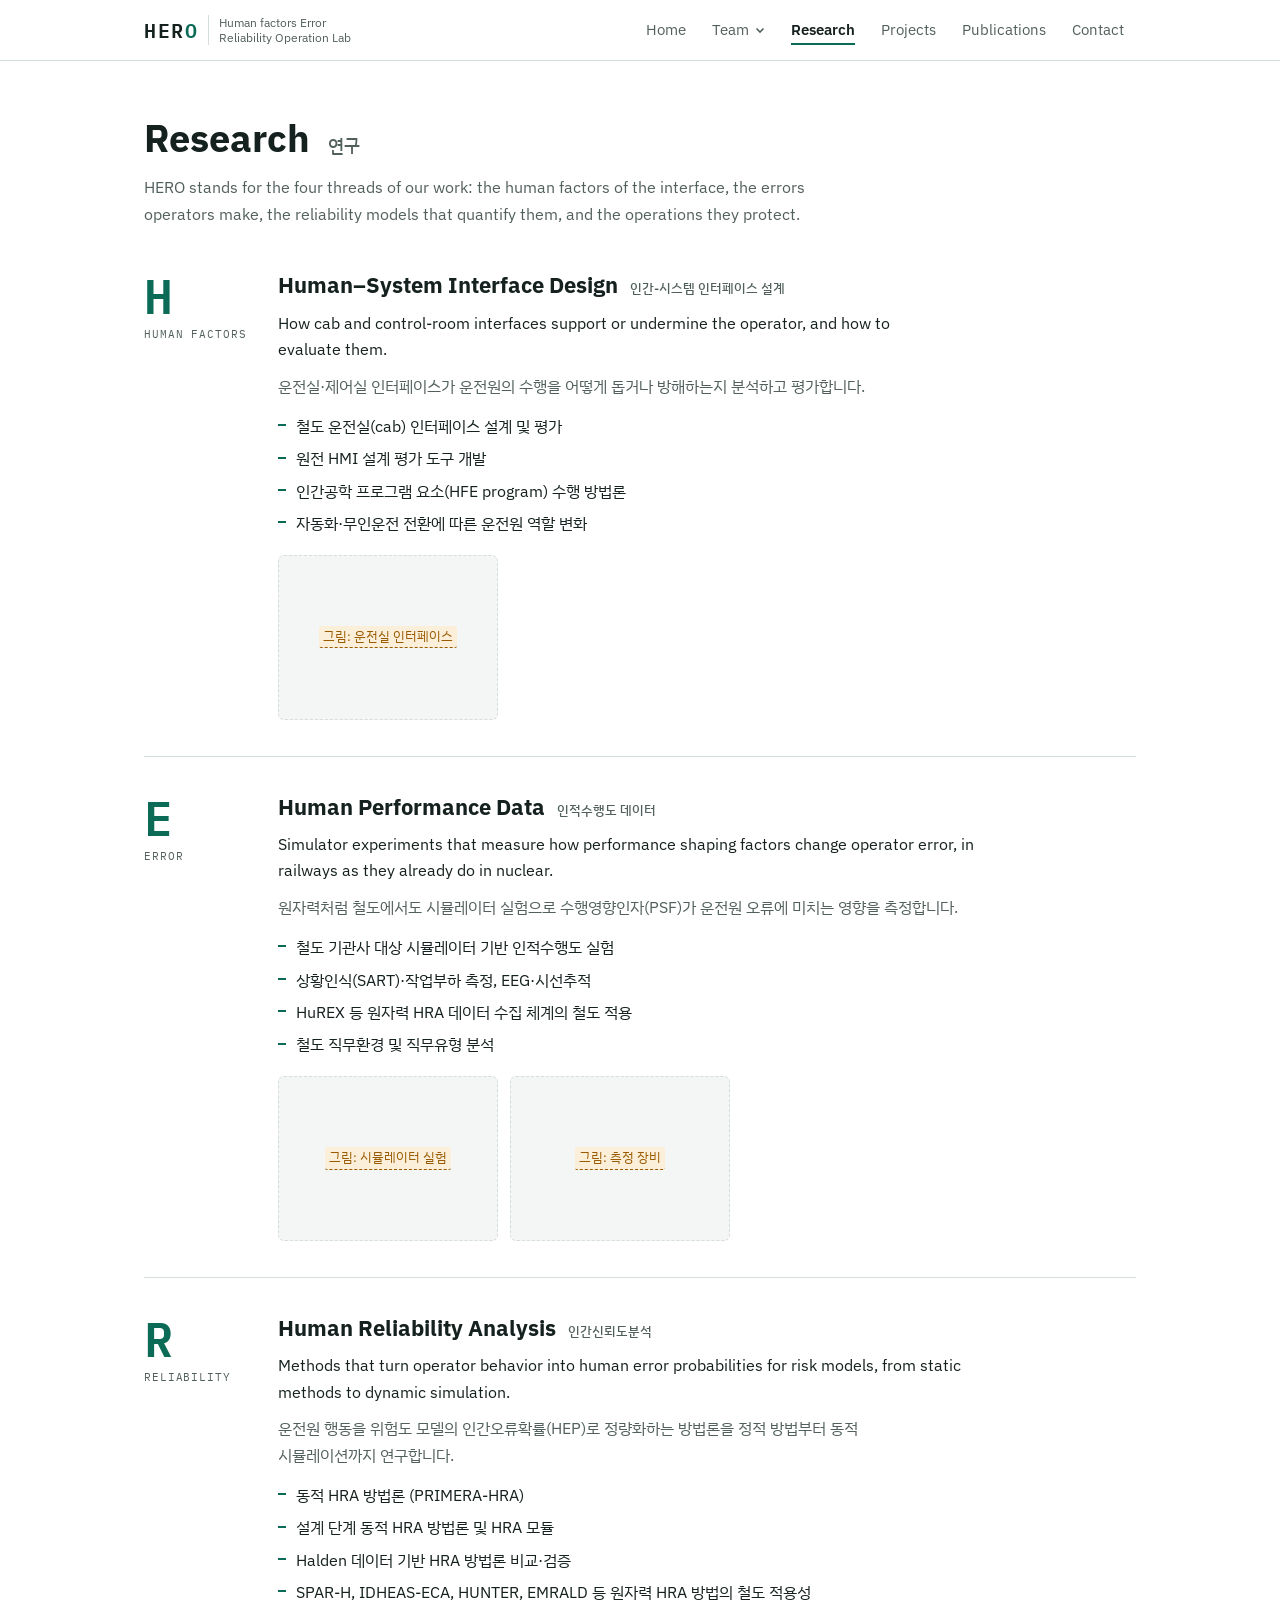
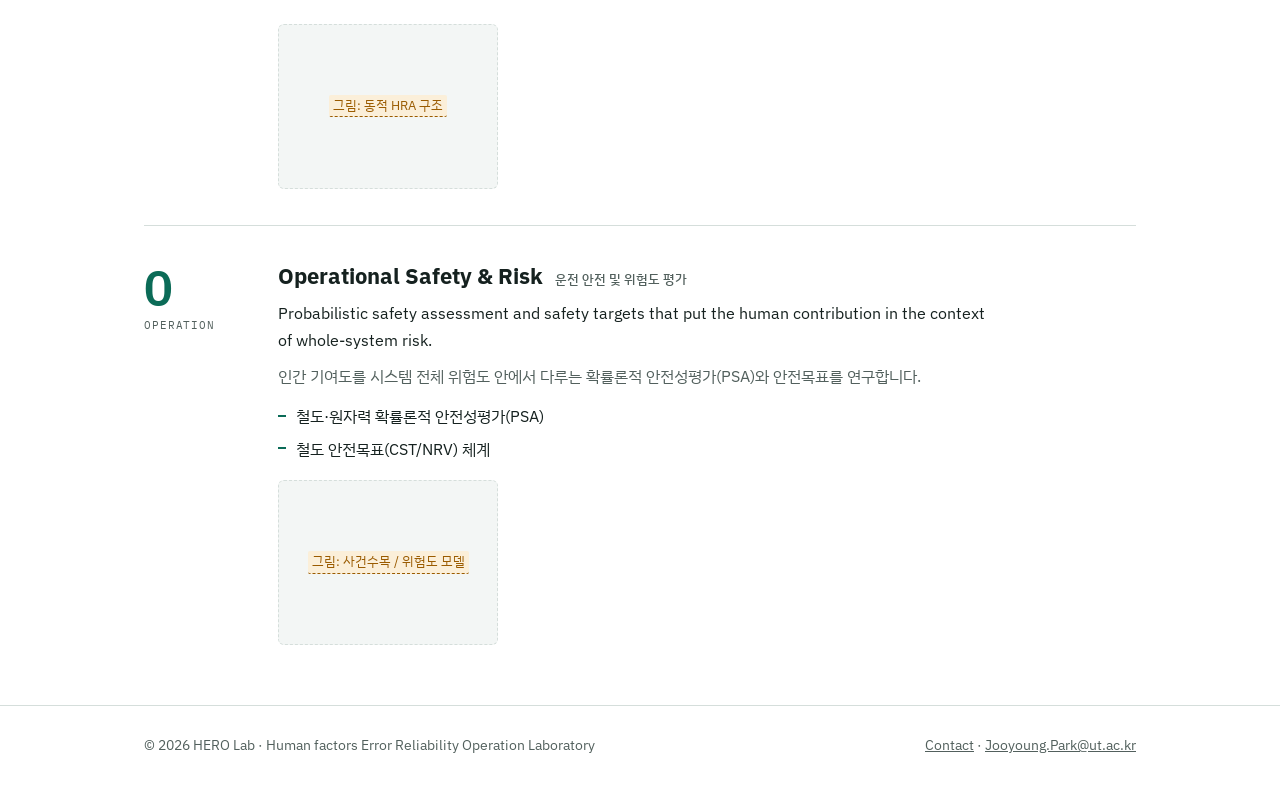
<file: research.html>
<!DOCTYPE html>
<html lang="en">
<head>
<meta charset="utf-8">
<meta name="viewport" content="width=device-width, initial-scale=1">
<title>Research · HERO Lab</title>
<meta name="description" content="HERO Lab (Human factors Error Reliability Operation Laboratory), Korea National University of Transportation: human reliability analysis, human factors and operational safety for railway and nuclear systems.">
<link rel="preconnect" href="https://fonts.googleapis.com"><link rel="preconnect" href="https://fonts.gstatic.com" crossorigin><link href="https://fonts.googleapis.com/css2?family=IBM+Plex+Mono:wght@400;600&family=IBM+Plex+Sans:wght@400;500;600;700&family=IBM+Plex+Sans+KR:wght@400;500;600;700&display=swap" rel="stylesheet">
<link rel="stylesheet" href="assets/style.css">
</head>
<body>
<a class="skip" href="#main">Skip to content</a>
<header class="topbar">
  <div class="wrap">
    <a class="brand" href="index.html" aria-label="HERO Lab home">
      <span class="brand-mark">HER<i>O</i></span>
      <span class="brand-sub">Human factors Error<br>Reliability Operation Lab</span>
    </a>
    <button class="nav-toggle" type="button" aria-expanded="false" aria-controls="site-nav"><span class="bars" aria-hidden="true"></span>Menu</button>
    <nav class="menu" id="site-nav" aria-label="Main">
      <ul>
        <li><a href="index.html">Home</a></li>
        <li class="has-sub">
          <button class="sub-toggle" type="button" aria-expanded="false" aria-controls="sub-team"><span class="lbl">Team</span><svg class="chev" viewBox="0 0 10 10" aria-hidden="true"><path d="M1.5 3.5 5 7l3.5-3.5" fill="none" stroke="currentColor" stroke-width="1.6"/></svg></button>
          <ul class="sub" id="sub-team">
            <li><a href="professor.html">Professor</a></li>
            <li><a href="members.html">Members</a></li>
          </ul>
        </li>
        <li><a href="research.html" aria-current="page">Research</a></li>
        <li><a href="projects.html">Projects</a></li>
        <li><a href="publications.html">Publications</a></li>
        <li><a href="contact.html">Contact</a></li>
      </ul>
    </nav>
  </div>
</header>
<main id="main">
<section class="page-head"><div class="wrap"><h1>Research <span class="ko" lang="ko">연구</span></h1><p class="page-intro">HERO stands for the four threads of our work: the human factors of the interface, the errors operators make, the reliability models that quantify them, and the operations they protect.</p></div></section><div class="wrap"><section class="area">
  <div><div class="area-letter">H</div><div class="area-tag">Human factors</div></div>
  <div>
    <h2>Human–System Interface Design <span class="ko" lang="ko">인간-시스템 인터페이스 설계</span></h2>
    <p>How cab and control-room interfaces support or undermine the operator, and how to evaluate them.</p>
    <p class="ko-line" lang="ko">운전실·제어실 인터페이스가 운전원의 수행을 어떻게 돕거나 방해하는지 분석하고 평가합니다.</p>
    <ul class="topics" lang="ko"><li>철도 운전실(cab) 인터페이스 설계 및 평가</li><li>원전 HMI 설계 평가 도구 개발</li><li>인간공학 프로그램 요소(HFE program) 수행 방법론</li><li>자동화·무인운전 전환에 따른 운전원 역할 변화</li></ul>
    <div class="figs"><div class="fig-ph"><span class="todo">그림: 운전실 인터페이스</span></div></div>
  </div>
</section><section class="area">
  <div><div class="area-letter">E</div><div class="area-tag">Error</div></div>
  <div>
    <h2>Human Performance Data <span class="ko" lang="ko">인적수행도 데이터</span></h2>
    <p>Simulator experiments that measure how performance shaping factors change operator error, in railways as they already do in nuclear.</p>
    <p class="ko-line" lang="ko">원자력처럼 철도에서도 시뮬레이터 실험으로 수행영향인자(PSF)가 운전원 오류에 미치는 영향을 측정합니다.</p>
    <ul class="topics" lang="ko"><li>철도 기관사 대상 시뮬레이터 기반 인적수행도 실험</li><li>상황인식(SART)·작업부하 측정, EEG·시선추적</li><li>HuREX 등 원자력 HRA 데이터 수집 체계의 철도 적용</li><li>철도 직무환경 및 직무유형 분석</li></ul>
    <div class="figs"><div class="fig-ph"><span class="todo">그림: 시뮬레이터 실험</span></div><div class="fig-ph"><span class="todo">그림: 측정 장비</span></div></div>
  </div>
</section><section class="area">
  <div><div class="area-letter">R</div><div class="area-tag">Reliability</div></div>
  <div>
    <h2>Human Reliability Analysis <span class="ko" lang="ko">인간신뢰도분석</span></h2>
    <p>Methods that turn operator behavior into human error probabilities for risk models, from static methods to dynamic simulation.</p>
    <p class="ko-line" lang="ko">운전원 행동을 위험도 모델의 인간오류확률(HEP)로 정량화하는 방법론을 정적 방법부터 동적 시뮬레이션까지 연구합니다.</p>
    <ul class="topics" lang="ko"><li>동적 HRA 방법론 (PRIMERA-HRA)</li><li>설계 단계 동적 HRA 방법론 및 HRA 모듈</li><li>Halden 데이터 기반 HRA 방법론 비교·검증</li><li>SPAR-H, IDHEAS-ECA, HUNTER, EMRALD 등 원자력 HRA 방법의 철도 적용성</li></ul>
    <div class="figs"><div class="fig-ph"><span class="todo">그림: 동적 HRA 구조</span></div></div>
  </div>
</section><section class="area">
  <div><div class="area-letter">O</div><div class="area-tag">Operation</div></div>
  <div>
    <h2>Operational Safety & Risk <span class="ko" lang="ko">운전 안전 및 위험도 평가</span></h2>
    <p>Probabilistic safety assessment and safety targets that put the human contribution in the context of whole-system risk.</p>
    <p class="ko-line" lang="ko">인간 기여도를 시스템 전체 위험도 안에서 다루는 확률론적 안전성평가(PSA)와 안전목표를 연구합니다.</p>
    <ul class="topics" lang="ko"><li>철도·원자력 확률론적 안전성평가(PSA)</li><li>철도 안전목표(CST/NRV) 체계</li></ul>
    <div class="figs"><div class="fig-ph"><span class="todo">그림: 사건수목 / 위험도 모델</span></div></div>
  </div>
</section></div>
</main>
<footer class="footer">
  <div class="wrap">
    <span>&copy; 2026 HERO Lab &middot; Human factors Error Reliability Operation Laboratory</span>
    <span><a href="contact.html">Contact</a> &middot; <a href="mailto:Jooyoung.Park@ut.ac.kr">Jooyoung.Park@ut.ac.kr</a></span>
  </div>
</footer>
<script src="assets/site.js"></script>
</body>
</html>
</file>
<file: assets/style.css>
/* HERO Lab — shared styles for every page
   Layout idea: single column, quiet top bar, one signal-green accent; railway "signal" amber marks placeholders still to fill. */
:root{
  color-scheme:light;
  --paper:#FFFFFF;
  --band:#F3F6F5;          /* alternate section background */
  --ink:#15211F;
  --ink-soft:#52605D;
  --line:#D5DEDB;
  --signal:#0B6B57;        /* accent: links, markers, years */
  --signal-deep:#074A3C;
  --signal-wash:#E2F1EC;
  --amber:#9A5B00;         /* placeholder text */
  --amber-wash:#FBEFD9;
  --font:'IBM Plex Sans','IBM Plex Sans KR','Apple SD Gothic Neo','Malgun Gothic',sans-serif;
  --mono:'IBM Plex Mono',ui-monospace,Menlo,Consolas,monospace;
  --topbar-h:60px;
}
*{margin:0;padding:0;box-sizing:border-box}
html{scroll-behavior:smooth}
@media (prefers-reduced-motion:reduce){html{scroll-behavior:auto}*{transition:none!important}}
body{background:var(--paper);color:var(--ink);font-family:var(--font);font-size:16px;line-height:1.65;-webkit-font-smoothing:antialiased;word-break:keep-all;overflow-wrap:break-word}
h1,h2,h3{text-wrap:balance;line-height:1.3}
p{text-wrap:pretty}
a{color:var(--signal)}
a:hover{color:var(--signal-deep)}
a:focus-visible,button:focus-visible{outline:2px solid var(--signal);outline-offset:2px;border-radius:2px}
img{max-width:100%;display:block}
ul{list-style:none}
.wrap{max-width:1040px;margin:0 auto;padding:0 24px}
@media (max-width:420px){.wrap{padding:0 16px}}
.skip{position:absolute;left:-9999px;top:12px;z-index:50;background:var(--paper);border:1px solid var(--line);padding:8px 12px}
.skip:focus{left:16px}

/* Korean label beside an English heading */
.ko{margin-left:.5em;font-size:.6em;font-weight:500;color:var(--ink-soft);white-space:nowrap}
h1 .ko{font-size:.48em}
.ko-line{margin-top:4px;color:var(--ink-soft)}

/* placeholder still to be filled in — delete the class once replaced */
.todo{background:var(--amber-wash);color:var(--amber);border-bottom:1px dashed var(--amber);padding:0 4px;border-radius:2px}

/* ---------- top bar ---------- */
.topbar{position:sticky;top:0;z-index:20;background:rgba(255,255,255,.95);backdrop-filter:blur(8px);-webkit-backdrop-filter:blur(8px);border-bottom:1px solid var(--line)}
.topbar .wrap{display:flex;align-items:center;justify-content:space-between;gap:16px;height:var(--topbar-h)}
.brand{display:flex;align-items:center;gap:10px;text-decoration:none;color:var(--ink)}
.brand-mark{font-family:var(--mono);font-weight:600;font-size:20px;letter-spacing:.08em}
.brand-mark i{font-style:normal;color:var(--signal)}
.brand-sub{font-size:12px;color:var(--ink-soft);line-height:1.25;border-left:1px solid var(--line);padding-left:10px}
@media (max-width:640px){.brand-sub{display:none}}

.menu>ul{display:flex;align-items:center;gap:2px}
.menu a,.sub-toggle{display:flex;align-items:center;gap:6px;padding:8px 12px;border:0;border-radius:4px;background:none;font:inherit;font-size:15px;color:var(--ink-soft);text-decoration:none;cursor:pointer;white-space:nowrap}
.menu a:hover,.sub-toggle:hover{color:var(--signal)}
.menu a[aria-current="page"],.has-sub.current>.sub-toggle{color:var(--ink);font-weight:600}
.menu>ul>li>a[aria-current="page"] ,.has-sub.current .lbl{text-decoration:underline;text-decoration-color:var(--signal);text-decoration-thickness:2px;text-underline-offset:8px}
.chev{width:10px;height:10px;transition:transform .15s}
.has-sub{position:relative}
.sub{display:none;position:absolute;top:100%;left:0;min-width:170px;background:var(--paper);border:1px solid var(--line);border-radius:6px;padding:6px;box-shadow:0 8px 24px rgba(21,33,31,.08)}
.has-sub.open .sub{display:block}
.has-sub.open .chev{transform:rotate(180deg)}
@media (hover:hover) and (min-width:861px){.has-sub:hover .sub{display:block}}
.nav-toggle{display:none;align-items:center;gap:8px;border:1px solid var(--line);border-radius:4px;background:none;padding:6px 12px;font:inherit;font-size:14px;color:var(--ink);cursor:pointer}
.bars,.bars::before,.bars::after{display:block;width:16px;height:2px;background:currentColor;position:relative}
.bars::before,.bars::after{content:"";position:absolute;left:0}
.bars::before{top:-5px}.bars::after{top:5px}
@media (max-width:860px){
  .nav-toggle{display:inline-flex}
  .menu{display:none;position:absolute;top:var(--topbar-h);left:0;right:0;background:var(--paper);border-bottom:1px solid var(--line);padding:8px 16px 16px}
  .menu.open{display:block}
  .menu>ul{flex-direction:column;align-items:stretch}
  .sub{position:static;display:block;border:0;box-shadow:none;padding:0 0 0 16px}
  .sub-toggle .chev{display:none}
}

/* ---------- home banner ---------- */
.banner{background:var(--band);border-bottom:1px solid var(--line)}
.banner .wrap{display:grid;grid-template-columns:1.15fr .85fr;gap:40px;align-items:center;padding-top:56px;padding-bottom:56px}
.banner h1{font-size:clamp(28px,4.2vw,42px);font-weight:700;letter-spacing:-.01em}
.banner h1 .abbr{color:var(--signal)}
.banner-rule{width:56px;height:3px;border:0;background:var(--signal);margin:18px 0}
.banner-ko{font-size:19px;font-weight:500}
.banner-sub{margin-top:6px;color:var(--ink-soft)}
.banner-art{width:100%;height:auto}
@media (max-width:760px){.banner .wrap{grid-template-columns:1fr;gap:24px;padding-top:40px;padding-bottom:40px}}
.et-line{stroke:var(--ink);stroke-width:1.6;fill:none}
.et-fail{stroke:var(--signal);stroke-width:2.4;fill:none}
.et-txt{font-family:var(--mono);font-size:11px;fill:var(--ink-soft)}
.et-hep{font-family:var(--mono);font-size:11px;fill:var(--signal);font-weight:600}
.et-head{font-family:var(--mono);font-size:10px;fill:var(--ink-soft);letter-spacing:.06em}

/* ---------- intro / mission ---------- */
.intro{padding:56px 0 40px}
.lead{max-width:760px}
.lead-welcome{font-size:18px}
.lead-welcome+.lead-welcome{color:var(--ink-soft);margin-top:4px}
.lead-rule{width:40px;height:2px;border:0;background:var(--line);margin:24px 0}
.lead-main{font-size:clamp(21px,2.6vw,26px);font-weight:600;line-height:1.45}
.lead-main b{color:var(--signal)}
.lead-main-ko{margin-top:8px;color:var(--ink-soft);font-size:17px}

/* H-E-R-O keyword strip */
.hero-strip{display:grid;grid-template-columns:repeat(4,1fr);gap:0;border:1px solid var(--line);border-radius:8px;overflow:hidden;margin-top:40px}
.hero-strip li{padding:18px 18px 20px;border-right:1px solid var(--line);background:var(--paper)}
.hero-strip li:last-child{border-right:0}
.hero-strip .letter{font-family:var(--mono);font-size:30px;font-weight:600;color:var(--signal);line-height:1}
.hero-strip .word{display:block;margin-top:10px;font-weight:600}
.hero-strip .word-ko{display:block;font-size:14px;color:var(--ink-soft)}
@media (max-width:760px){.hero-strip{grid-template-columns:1fr 1fr}.hero-strip li:nth-child(2){border-right:0}.hero-strip li:nth-child(-n+2){border-bottom:1px solid var(--line)}}

/* ---------- sections ---------- */
.band{background:var(--band);border-top:1px solid var(--line);border-bottom:1px solid var(--line)}
.section{padding-top:48px;padding-bottom:48px}
.sec-head{display:flex;align-items:baseline;justify-content:space-between;gap:16px;margin-bottom:20px}
.sec-head h2{font-size:24px}
.news{display:grid;gap:12px}
.news li{display:grid;grid-template-columns:96px 1fr;gap:12px}
.date{font-family:var(--mono);font-size:14px;color:var(--signal);font-variant-numeric:tabular-nums;padding-top:2px}
@media (max-width:480px){.news li{grid-template-columns:1fr;gap:0}}

/* ---------- inner pages ---------- */
.page-head{padding:48px 0 8px}
.eyebrow{font-family:var(--mono);font-size:13px;letter-spacing:.08em;text-transform:uppercase;color:var(--signal)}
.page-head h1{font-size:clamp(28px,4vw,38px);margin-top:4px}
.page-intro{max-width:720px;margin-top:12px;color:var(--ink-soft)}
main{min-height:60vh}
.block{padding:32px 0;border-bottom:1px solid var(--line)}
.block:last-child{border-bottom:0}
.block h2{font-size:22px;margin-bottom:16px}

/* professor */
.profile{display:grid;grid-template-columns:200px 1fr;gap:32px;align-items:start;padding:24px 0 32px}
.photo{aspect-ratio:4/5;background:var(--band);border:1px dashed var(--line);border-radius:6px;display:grid;place-items:center;color:var(--ink-soft);font-size:13px;text-align:center;padding:12px}
.profile h2{font-size:26px}
.position{margin-top:4px;color:var(--ink-soft)}
.bio{margin-top:16px;max-width:680px}
.links{display:flex;flex-wrap:wrap;gap:8px;margin-top:20px}
.btn{display:inline-flex;align-items:center;padding:7px 14px;border:1px solid var(--line);border-radius:4px;text-decoration:none;font-size:14px;color:var(--ink)}
.btn:hover{border-color:var(--signal);color:var(--signal)}
.btn.primary{background:var(--signal);border-color:var(--signal);color:#fff}
.btn.primary:hover{background:var(--signal-deep);color:#fff}
@media (max-width:640px){.profile{grid-template-columns:1fr}.photo{max-width:200px}}
.timeline{display:grid;gap:18px}
.timeline li{display:grid;grid-template-columns:190px 1fr;gap:16px}
.timeline h3{font-size:17px}
.timeline .org{color:var(--ink-soft)}
@media (max-width:540px){.timeline li{grid-template-columns:1fr;gap:2px}}
.sub-h{font-size:15px;font-weight:600;color:var(--ink-soft);margin:24px 0 12px;letter-spacing:.02em}

/* research */
.area{display:grid;grid-template-columns:110px 1fr;gap:24px;padding:36px 0;border-bottom:1px solid var(--line)}
.area:last-child{border-bottom:0}
.area-letter{font-family:var(--mono);font-size:48px;font-weight:600;color:var(--signal);line-height:1}
.area-tag{font-family:var(--mono);font-size:11px;word-break:normal;letter-spacing:.08em;text-transform:uppercase;color:var(--ink-soft);margin-top:6px}
.area h2{font-size:22px}
.area p{margin-top:10px;max-width:720px}
.topics{margin-top:14px;display:grid;gap:6px;max-width:720px}
.topics li{padding-left:18px;position:relative}
.topics li::before{content:"";position:absolute;left:0;top:.7em;width:8px;height:2px;background:var(--signal)}
.figs{display:flex;flex-wrap:wrap;gap:12px;margin-top:18px}
.fig-ph{width:220px;aspect-ratio:4/3;border:1px dashed var(--line);border-radius:6px;background:var(--band);display:grid;place-items:center;font-size:13px;color:var(--ink-soft);text-align:center;padding:10px}
@media (max-width:540px){.area{grid-template-columns:1fr;gap:8px}.area-letter{font-size:36px}}

/* projects */
.proj{display:grid;gap:20px}
.proj li{display:grid;grid-template-columns:170px 1fr;gap:16px;padding-bottom:20px;border-bottom:1px solid var(--line)}
.proj li:last-child{border-bottom:0}
.proj h3{font-size:17px}
.meta{color:var(--ink-soft);font-size:14px;margin-top:2px}
@media (max-width:540px){.proj li{grid-template-columns:1fr;gap:2px}}

/* publications */
.pubs{display:grid;gap:18px}
.pub{display:grid;grid-template-columns:52px 1fr;gap:12px}
.pub-no{font-family:var(--mono);font-size:14px;color:var(--signal);padding-top:2px}
.pub-venue{font-family:var(--mono);font-size:12px;letter-spacing:.06em;text-transform:uppercase;color:var(--ink-soft)}
.pub-title{font-weight:600;margin-top:2px}
.pub-auth{font-size:15px;color:var(--ink-soft)}
.pub-auth b{color:var(--ink)}
.tag{display:inline-block;font-family:var(--mono);font-size:11px;letter-spacing:.06em;padding:1px 6px;border-radius:3px;background:var(--signal-wash);color:var(--signal-deep);margin-left:6px;vertical-align:2px}
.count{font-family:var(--mono);font-size:13px;color:var(--ink-soft)}

/* members */
.people{display:grid;grid-template-columns:repeat(auto-fill,minmax(220px,1fr));gap:16px}
.person{border:1px solid var(--line);border-radius:8px;padding:16px;display:grid;gap:4px;align-content:start}
.person .photo{aspect-ratio:1/1;margin-bottom:8px}
.person h3{font-size:17px}
.person .role{font-size:14px;color:var(--ink-soft)}
.join{background:var(--signal-wash);border-radius:8px;padding:28px;margin-top:8px}
.join h2{margin-bottom:8px}
.join .links{margin-top:16px}

/* contact */
.dl{display:grid;grid-template-columns:140px 1fr;gap:14px 16px;max-width:760px}
.dl dt{font-weight:600}
.dl dt .ko{display:block;margin:0;font-size:13px;font-weight:400}
@media (max-width:540px){.dl{grid-template-columns:1fr;gap:2px}.dl dd{margin-bottom:12px}}

/* ---------- footer ---------- */
.footer{border-top:1px solid var(--line);margin-top:24px;padding:28px 0;font-size:14px;color:var(--ink-soft)}
.footer .wrap{display:flex;flex-wrap:wrap;justify-content:space-between;gap:12px}
.footer a{color:var(--ink-soft)}
.footer a:hover{color:var(--signal)}

/* added: real photos, year headings, empty states */
.photo-img{width:100%;height:auto;aspect-ratio:3/4;object-fit:cover;border-radius:6px;border:1px solid var(--line);background:var(--band)}
.person .photo-img{max-width:160px;margin-bottom:8px}
.year-h{font-family:var(--mono);font-size:15px;font-weight:600;color:var(--signal);margin:28px 0 12px;padding-bottom:6px;border-bottom:1px solid var(--line)}
.year-h:first-of-type{margin-top:4px}
.empty{color:var(--ink-soft)}
</file>
